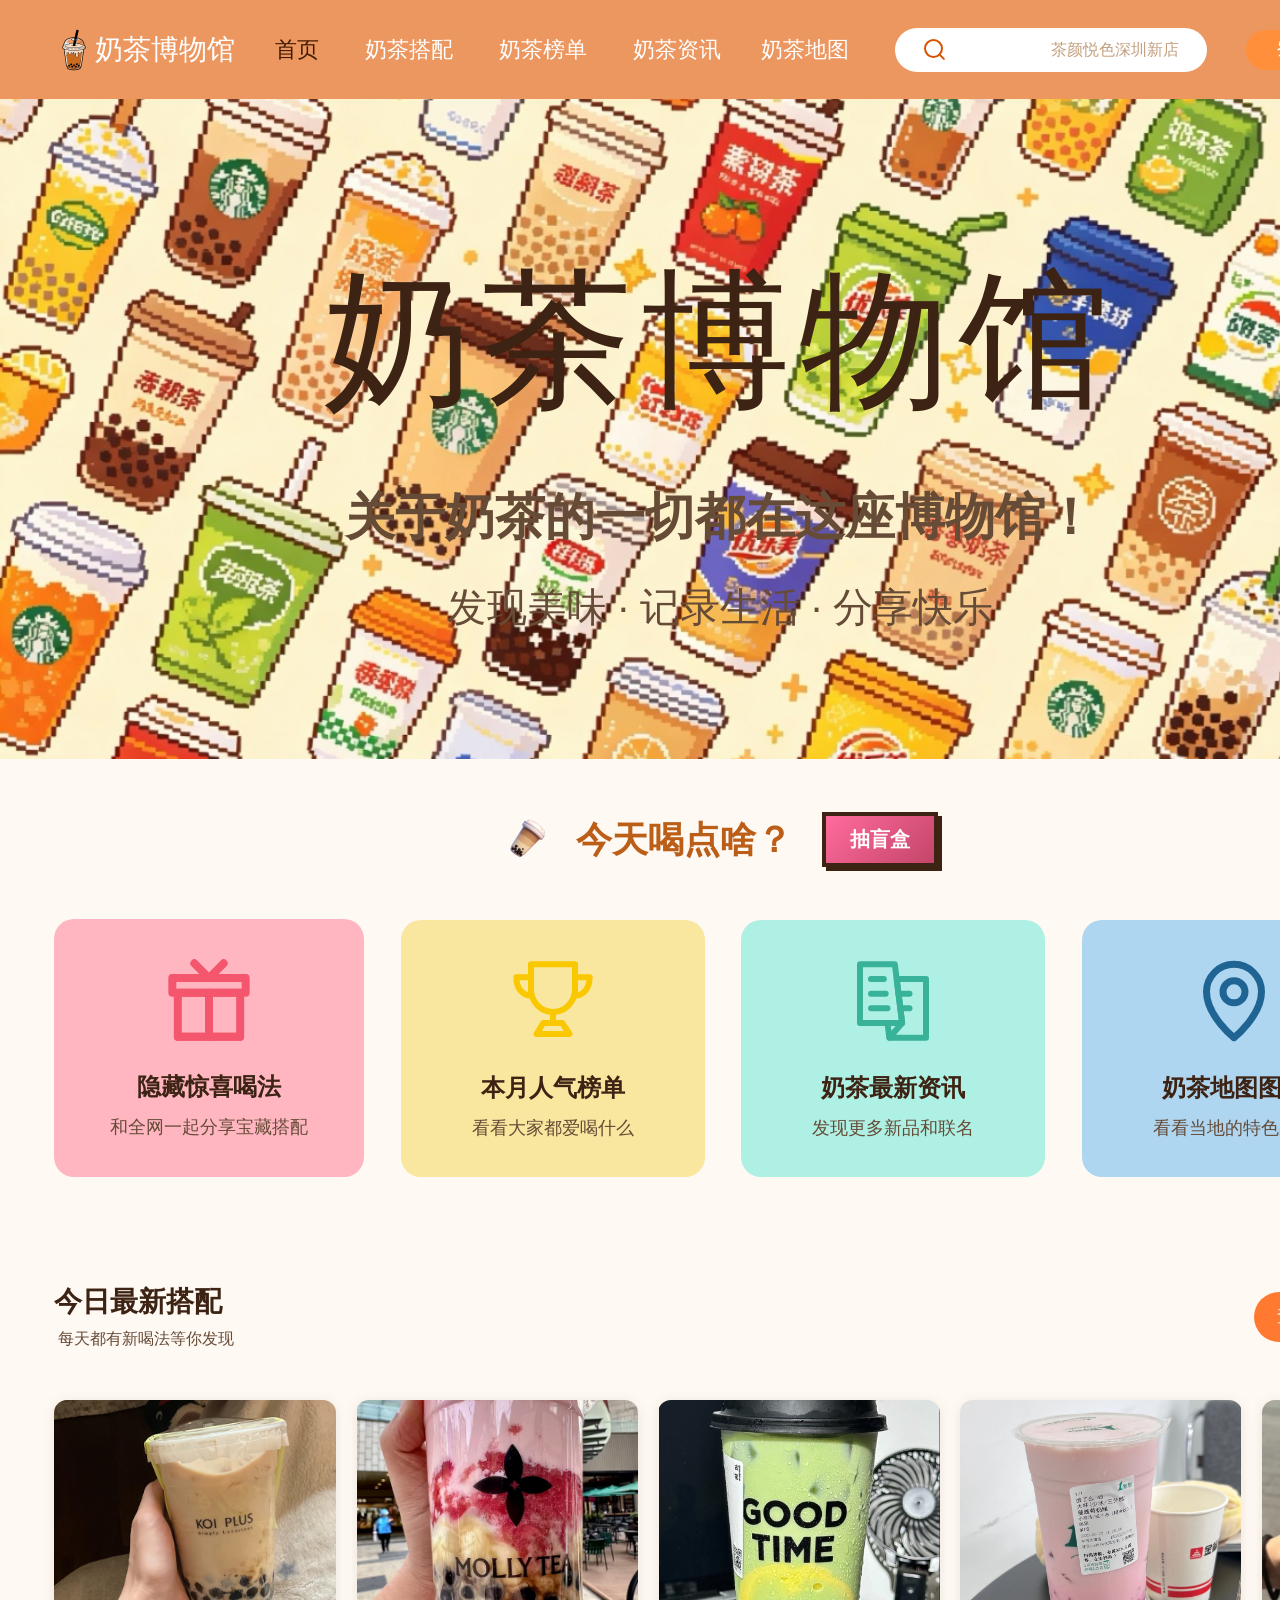
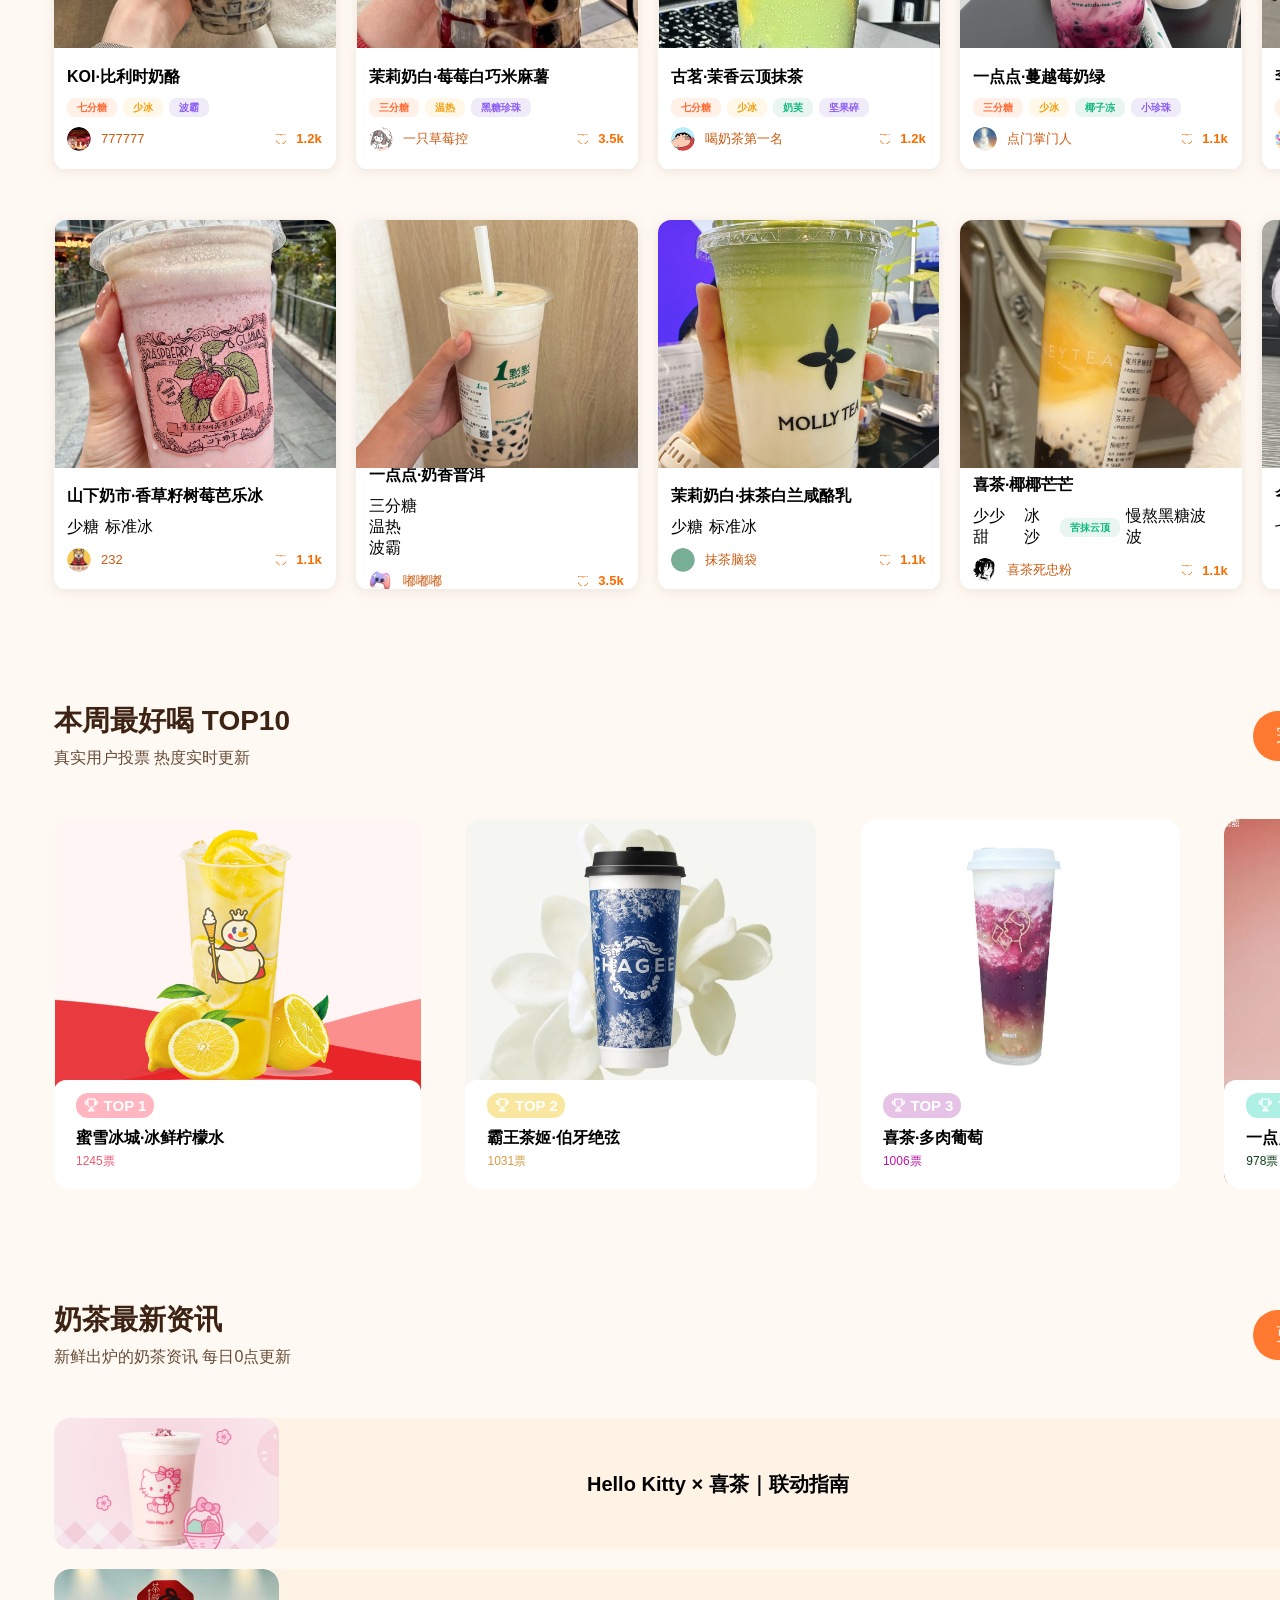
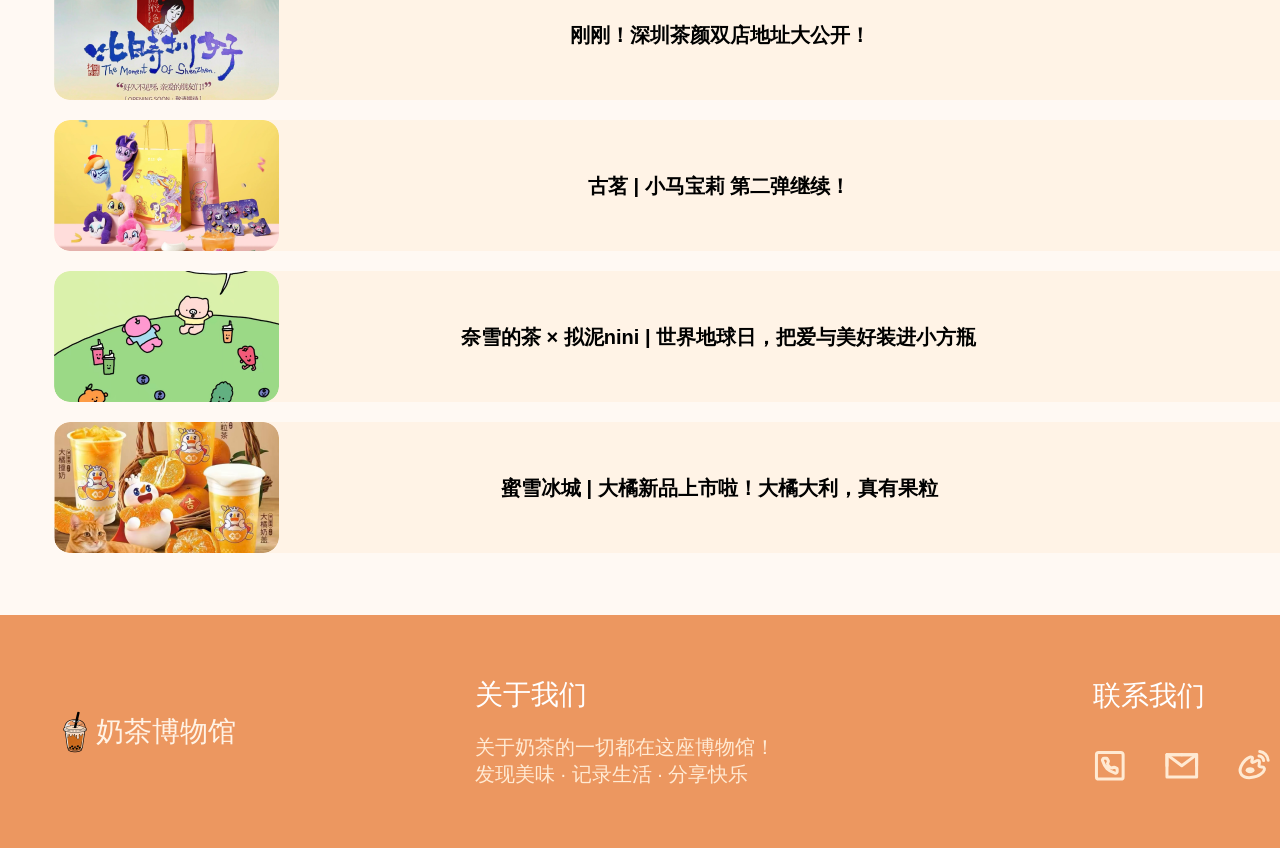
<file: project/index.html>
<!doctype html>
<html lang="zh-CN">
  <head>
    <meta charset="UTF-8" />
    <meta name="viewport" content="width=device-width, initial-scale=1.0" />
    <title>奶茶博物馆 - 首页</title>
    <link rel="stylesheet" href="./static/css/common.css" />
    <link rel="stylesheet" href="./static/css/home.css" />
  </head>
  <body>
    <div class="frame18 page-root">
      <div class="frame9">
        <div class="frame1">
          <div class="frame3">
            <img
              src="./static/images/mou9e3rr-ir30nso.png"
              class="frame"
              alt="奶茶博物馆"
            />
            <p class="text">奶茶博物馆</p>
          </div>
          <div class="frame5">
            <a class="text2" href="./index.html">首页&nbsp;</a>
            <a class="text3" href="./pairing.html">奶茶搭配&nbsp;</a>
            <a class="text3" href="./ranking.html">奶茶榜单&nbsp;</a>
            <a class="text3" href="./news.html">奶茶资讯</a>
            <a class="text3" href="./map.html">奶茶地图&nbsp;</a>
          </div>
          <div class="frame4">
            <img
              src="./static/images/mou9e3r0-au2v2zb.svg"
              class="frame2"
              alt=""
            />
            <p class="text4">茶颜悦色深圳新店</p>
          </div>
          <div class="frame39">
            <p class="text5">登录 / 注册</p>
          </div>
        </div>
        <p class="text6">奶茶博物馆</p>
        <p class="text9">
          <span class="text7">
            关于奶茶的一切都在这座博物馆！
            <br />
          </span>
          <span class="text8">发现美味 · 记录生活 · 分享快乐</span>
        </p>
      </div>

      <div class="frame22">
        <div class="frame23">
          <img
            src="./static/images/mou9e3rs-g0ehoax.png"
            class="frame6"
            alt=""
          />
          <p class="text10">今天喝点啥？</p>
          <button class="pixel-btn gacha-btn" id="openGacha">抽盲盒</button>
        </div>
        <div class="frame21">
          <a class="frame19" href="./pairing.html" id="openUpload" style="text-decoration:none;">
            <img
              src="./static/images/mou9e3r0-ro0wm87.svg"
              class="frame7"
              alt=""
            />
            <div class="frame14">
              <p class="text11">隐藏惊喜喝法</p>
              <p class="text12">和全网一起分享宝藏搭配</p>
            </div>
          </a>
          <a class="frame192" href="./ranking.html" style="text-decoration:none;">
            <img
              src="./static/images/mou9e3r0-katkjew.svg"
              class="frame7"
              alt=""
            />
            <div class="frame142">
              <p class="text11">本月人气榜单</p>
              <p class="text13">看看大家都爱喝什么</p>
            </div>
          </a>
          <a class="frame193" href="./news.html" style="text-decoration:none;">
            <img
              src="./static/images/mou9e3r1-4eaf8d6.svg"
              class="frame7"
              alt=""
            />
            <div class="frame142">
              <p class="text11">奶茶最新资讯</p>
              <p class="text13">发现更多新品和联名</p>
            </div>
          </a>
          <a class="frame194" href="./map.html">
            <img
              src="./static/images/mou9e3r1-6fqzxvb.svg"
              class="frame7"
              alt=""
            />
            <div class="frame142">
              <p class="text11">奶茶地图图鉴</p>
              <p class="text13">看看当地的特色品牌</p>
            </div>
          </a>
        </div>
      </div>

      <div class="frame422">
        <div class="frame41">
          <div class="frame36">
            <p class="text14">今日最新搭配</p>
            <p class="text15">&nbsp;每天都有新喝法等你发现</p>
          </div>
          <a class="frame40" href="./pairing.html" style="text-decoration:none;">
            <p class="text16">查看全部</p>
            <img src="./static/images/mou9e3r1-7eg7drt.svg" class="frame8" alt="" />
          </a>
        </div>

        <div class="frame38">
          <div class="frame24">
            <div class="frame26">
              <div class="frame31">
                <p class="text17">KOI·比利时奶酪</p>
                <div class="frame302">
                  <div class="frame27"><p class="text18">七分糖</p></div>
                  <div class="frame30"><p class="text19">少冰</p></div>
                  <div class="frame28"><p class="text20">波霸</p></div>
                </div>
              </div>
              <div class="frame35">
                <div class="frame34">
                  <img
                    src="./static/images/mou9e3rs-j0if8y2.png"
                    class="frame32"
                    alt=""
                  />
                  <p class="text21">777777</p>
                </div>
                <div class="frame33">
                  <img
                    src="./static/images/mou9e3r1-gbikfig.svg"
                    class="frame10"
                    alt=""
                  />
                  <p class="a12K">1.2k</p>
                </div>
              </div>
            </div>
          </div>

          <div class="frame37">
            <div class="frame262">
              <div class="frame312">
                <p class="text17">茉莉奶白·莓莓白巧米麻薯</p>
                <div class="frame302">
                  <div class="frame27"><p class="text18">三分糖</p></div>
                  <div class="frame30"><p class="text19">温热</p></div>
                  <div class="frame28"><p class="text20">黑糖珍珠</p></div>
                </div>
              </div>
              <div class="frame35">
                <div class="frame34">
                  <img
                    src="./static/images/mou9e3rs-53yutl6.png"
                    class="frame32"
                    alt=""
                  />
                  <p class="text21">一只草莓控</p>
                </div>
                <div class="frame33">
                  <img
                    src="./static/images/mou9e3r1-gbikfig.svg"
                    class="frame10"
                    alt=""
                  />
                  <p class="a12K">3.5k</p>
                </div>
              </div>
            </div>
          </div>

          <div class="frame242">
            <div class="frame263">
              <div class="frame313">
                <p class="text17">古茗·茉香云顶抹茶</p>
                <div class="frame303">
                  <div class="frame27"><p class="text18">七分糖</p></div>
                  <div class="frame30"><p class="text19">少冰</p></div>
                  <div class="frame29"><p class="text22">奶芙</p></div>
                  <div class="frame28"><p class="text20">坚果碎</p></div>
                </div>
              </div>
              <div class="frame35">
                <div class="frame34">
                  <img
                    src="./static/images/mou9e3rs-j7ljwqj.png"
                    class="frame32"
                    alt=""
                  />
                  <p class="text21">喝奶茶第一名</p>
                </div>
                <div class="frame33">
                  <img
                    src="./static/images/mou9e3r1-gbikfig.svg"
                    class="frame10"
                    alt=""
                  />
                  <p class="a12K">1.2k</p>
                </div>
              </div>
            </div>
          </div>

          <div class="frame25">
            <div class="frame264">
              <div class="frame314">
                <p class="text17">一点点·蔓越莓奶绿</p>
                <div class="frame303">
                  <div class="frame27"><p class="text18">三分糖</p></div>
                  <div class="frame30"><p class="text19">少冰</p></div>
                  <div class="frame29"><p class="text22">椰子冻</p></div>
                  <div class="frame28"><p class="text20">小珍珠</p></div>
                </div>
              </div>
              <div class="frame35">
                <div class="frame34">
                  <img
                    src="./static/images/mou9e3rs-10gggo0.png"
                    class="frame32"
                    alt=""
                  />
                  <p class="text21">点门掌门人</p>
                </div>
                <div class="frame33">
                  <img
                    src="./static/images/mou9e3r1-gbikfig.svg"
                    class="frame10"
                    alt=""
                  />
                  <p class="a12K">1.1k</p>
                </div>
              </div>
            </div>
          </div>

          <div class="frame392">
            <div class="frame265">
              <div class="frame315">
                <p class="text17">李山山茶事·陌上青提</p>
                <div class="frame304">
                  <div class="frame27"><p class="text18">少糖</p></div>
                  <div class="frame30"><p class="text19">标准冰</p></div>
                </div>
              </div>
              <div class="frame35">
                <div class="frame34">
                  <img
                    src="./static/images/mou9e3rs-e55w3os.png"
                    class="frame32"
                    alt=""
                  />
                  <p class="text21">aurora</p>
                </div>
                <div class="frame33">
                  <img
                    src="./static/images/mou9e3r1-gbikfig.svg"
                    class="frame10"
                    alt=""
                  />
                  <p class="a12K">1.1k</p>
                </div>
              </div>
            </div>
          </div>
        </div>

        <div class="frame42">
          <div class="frame382">
            <div class="frame266">
              <div class="frame316">
                <p class="text17">山下奶市·香草籽树莓芭乐冰</p>
                <div class="frame304">
                  <div class="frame27"><p class="text18">少糖</p></div>
                  <div class="frame30"><p class="text19">标准冰</p></div>
                </div>
              </div>
              <div class="frame35">
                <div class="frame34">
                  <img
                    src="./static/images/mou9e3rs-vuv4kdr.png"
                    class="frame32"
                    alt=""
                  />
                  <p class="text21">232</p>
                </div>
                <div class="frame33">
                  <img
                    src="./static/images/mou9e3r1-j61w7o8.svg"
                    class="frame10"
                    alt=""
                  />
                  <p class="a12K">1.1k</p>
                </div>
              </div>
            </div>
          </div>

          <div class="frame372">
            <div class="frame26">
              <div class="frame31">
                <p class="text17">一点点·奶香普洱</p>
                <div class="frame302">
                  <div class="frame27"><p class="text18">三分糖</p></div>
                  <div class="frame30"><p class="text19">温热</p></div>
                  <div class="frame28"><p class="text20">波霸</p></div>
                </div>
              </div>
              <div class="frame35">
                <div class="frame34">
                  <img
                    src="./static/images/mou9e3rs-14oj6wk.png"
                    class="frame32"
                    alt=""
                  />
                  <p class="text21">嘟嘟嘟</p>
                </div>
                <div class="frame33">
                  <img
                    src="./static/images/mou9e3r1-j61w7o8.svg"
                    class="frame10"
                    alt=""
                  />
                  <p class="a12K">3.5k</p>
                </div>
              </div>
            </div>
          </div>

          <div class="frame383">
            <div class="frame267">
              <div class="frame317">
                <p class="text17">茉莉奶白·抹茶白兰咸酪乳</p>
                <div class="frame304">
                  <div class="frame27"><p class="text18">少糖</p></div>
                  <div class="frame30"><p class="text19">标准冰</p></div>
                </div>
              </div>
              <div class="frame35">
                <div class="frame34">
                  <img
                    src="./static/images/mou9e3rs-wnor2rv.png"
                    class="frame32"
                    alt=""
                  />
                  <p class="text21">抹茶脑袋</p>
                </div>
                <div class="frame33">
                  <img
                    src="./static/images/mou9e3r1-j61w7o8.svg"
                    class="frame10"
                    alt=""
                  />
                  <p class="a12K">1.1k</p>
                </div>
              </div>
            </div>
          </div>

          <div class="frame252">
            <div class="frame268">
              <div class="frame318">
                <p class="text17">喜茶·椰椰芒芒</p>
                <div class="frame303">
                  <div class="frame27"><p class="text18">少少甜</p></div>
                  <div class="frame30"><p class="text19">冰沙</p></div>
                  <div class="frame29"><p class="text22">苦抹云顶</p></div>
                  <div class="frame28"><p class="text20">慢熬黑糖波波</p></div>
                </div>
              </div>
              <div class="frame35">
                <div class="frame34">
                  <img
                    src="./static/images/mou9e3rs-8os0phf.png"
                    class="frame32"
                    alt=""
                  />
                  <p class="text21">喜茶死忠粉</p>
                </div>
                <div class="frame33">
                  <img
                    src="./static/images/mou9e3r1-j61w7o8.svg"
                    class="frame10"
                    alt=""
                  />
                  <p class="a12K">1.1k</p>
                </div>
              </div>
            </div>
          </div>

          <div class="frame393">
            <div class="frame263">
              <div class="frame313">
                <p class="text17">爷爷不泡茶·兰香青柠</p>
                <div class="frame303">
                  <div class="frame27"><p class="text18">七分糖</p></div>
                  <div class="frame30"><p class="text19">少冰</p></div>
                  <div class="frame29"><p class="text22">奶芙</p></div>
                  <div class="frame28"><p class="text20">坚果碎</p></div>
                </div>
              </div>
              <div class="frame35">
                <div class="frame34">
                  <img
                    src="./static/images/mou9e3rs-yxvwycn.png"
                    class="frame32"
                    alt=""
                  />
                  <p class="text21">奶茶大王</p>
                </div>
                <div class="frame33">
                  <img
                    src="./static/images/mou9e3r1-j61w7o8.svg"
                    class="frame10"
                    alt=""
                  />
                  <p class="a12K">1.2k</p>
                </div>
              </div>
            </div>
          </div>
        </div>
      </div>

      <div class="frame423">
        <div class="frame412">
          <div class="frame362">
            <p class="text23">本周最好喝 TOP10</p>
            <p class="text15">真实用户投票 热度实时更新</p>
          </div>
          <a class="frame40" href="./ranking.html" style="text-decoration:none;">
            <p class="text16">完整榜单</p>
            <img src="./static/images/mou9e3r1-7eg7drt.svg" class="frame8" alt="" />
          </a>
        </div>
        <div class="frame384">
          <div class="frame44">
            <div class="frame49">
              <div class="frame272">
                <img
                  src="./static/images/mou9e3r1-j2gttry.svg"
                  class="frame11"
                  alt=""
                />
                <p class="tOp1">TOP 1</p>
              </div>
              <div class="frame48">
                <p class="text24">蜜雪冰城·冰鲜柠檬水</p>
                <p class="text25">1245票</p>
              </div>
            </div>
          </div>

          <div class="frame45">
            <div class="frame492">
              <div class="frame273">
                <img
                  src="./static/images/mou9e3r1-azsvn2r.svg"
                  class="frame11"
                  alt=""
                />
                <p class="tOp1">TOP 2</p>
              </div>
              <div class="frame482">
                <p class="text24">霸王茶姬·伯牙绝弦</p>
                <p class="text26">1031票</p>
              </div>
            </div>
          </div>

          <div class="frame46">
            <div class="frame493">
              <div class="frame274">
                <img
                  src="./static/images/mou9e3r1-84nvycv.svg"
                  class="frame11"
                  alt=""
                />
                <p class="tOp1">TOP 3</p>
              </div>
              <div class="frame483">
                <p class="text24">喜茶·多肉葡萄</p>
                <p class="text27">1006票</p>
              </div>
            </div>
          </div>

          <div class="frame47">
            <div class="frame494">
              <div class="frame275">
                <img
                  src="./static/images/mou9e3r1-2zrfhy1.svg"
                  class="frame11"
                  alt=""
                />
                <p class="tOp1">TOP 4</p>
              </div>
              <div class="frame484">
                <p class="text24">一点点·山楂奶绿</p>
                <p class="text28">978票</p>
              </div>
            </div>
          </div>
        </div>
      </div>

      <div class="frame542">
        <div class="frame412">
          <div class="frame362">
            <p class="text23">奶茶最新资讯</p>
            <p class="text15">新鲜出炉的奶茶资讯 每日0点更新</p>
          </div>
          <a class="frame40" href="./news.html" style="text-decoration:none;">
            <p class="text16">更多资讯</p>
            <img src="./static/images/mou9e3r1-7eg7drt.svg" class="frame8" alt="" />
          </a>
        </div>

        <div class="frame532">
          <div class="frame50">
            <img
              src="./static/images/mou9e3rs-kcqn2ub.png"
              class="frame51"
              alt=""
            />
            <p class="text29">Hello Kitty × 喜茶｜联动指南</p>
            <img src="./static/images/mou9e3r1-zphrvsw.svg" class="frame12" alt="" />
          </div>

          <div class="frame512">
            <img
              src="./static/images/mou9e3rs-ebkd7zm.png"
              class="frame51"
              alt=""
            />
            <p class="text30">刚刚！深圳茶颜双店地址大公开！</p>
            <img src="./static/images/mou9e3r1-zphrvsw.svg" class="frame13" alt="" />
          </div>

          <div class="frame52">
            <img
              src="./static/images/mou9e3rs-cd2xo8x.png"
              class="frame51"
              alt=""
            />
            <p class="text31">古茗 | 小马宝莉 第二弹继续！</p>
            <img src="./static/images/mou9e3r1-zphrvsw.svg" class="frame12" alt="" />
          </div>

          <div class="frame53">
            <img
              src="./static/images/mou9e3rs-z16xou0.png"
              class="frame51"
              alt=""
            />
            <p class="text32">
              奈雪的茶 × 拟泥nini | 世界地球日，把爱与美好装进小方瓶
            </p>
            <img src="./static/images/mou9e3r1-zphrvsw.svg" class="frame15" alt="" />
          </div>

          <div class="frame54">
            <img
              src="./static/images/mou9e3rs-nuld6hs.png"
              class="frame51"
              alt=""
            />
            <p class="text33">
              蜜雪冰城 | 大橘新品上市啦！大橘大利，真有果粒
            </p>
            <img src="./static/images/mou9e3r1-zphrvsw.svg" class="frame16" alt="" />
          </div>
        </div>
      </div>

      <div class="frame442">
        <div class="frame310">
          <img
            src="./static/images/mou9e3rr-ir30nso.png"
            class="frame"
            alt="奶茶博物馆"
          />
          <p class="text34">奶茶博物馆</p>
        </div>
        <div class="frame57">
          <p class="text35">关于我们</p>
          <p class="text36">
            关于奶茶的一切都在这座博物馆！
            <br />
            发现美味 · 记录生活 · 分享快乐
          </p>
        </div>
        <div class="frame58">
          <p class="text35">联系我们</p>
          <div class="frame56">
            <img src="./static/images/mou9e3r1-2b4t9te.svg" class="frame17" alt="" />
            <img src="./static/images/mou9e3r1-4vmdcwg.svg" class="frame17" alt="" />
            <img src="./static/images/mou9e3r1-7z5ee9b.svg" class="frame17" alt="" />
            <img src="./static/images/mou9e3r1-d21x72i.svg" class="frame17" alt="" />
          </div>
        </div>
      </div>
    </div>

    <!-- 盲盒弹窗 -->
    <div class="gacha-overlay" id="gachaOverlay">
      <div class="gacha-modal">
        <div class="gacha-header">
          <span class="gacha-title">今日奶茶盲盒</span>
          <button class="gacha-close" id="closeGacha">X</button>
        </div>
        <div class="gacha-content">
          <div class="gacha-box" id="gachaBox">
            <div class="gacha-box-inner">
              <div class="gacha-question">?</div>
            </div>
          </div>
          <button class="pixel-btn draw-btn" id="drawBtn">开始抽取</button>
          <div class="result-card" id="resultCard" style="display:none;">
            <div class="result-header">今日你的奶茶是</div>
            <div class="result-name" id="resultName"></div>
            <div class="result-details" id="resultDetails"></div>
            <div class="result-tags" id="resultTags"></div>
            <div class="result-comment" id="resultComment"></div>
          </div>
        </div>
      </div>
    </div>

    <!-- 上传弹窗 -->
    <div class="gacha-overlay" id="uploadOverlay">
      <div class="gacha-modal upload-modal">
        <div class="gacha-header">
          <span class="gacha-title">发布奶茶喝法</span>
          <button class="gacha-close" id="closeUpload">X</button>
        </div>
        <div class="upload-content">
          <div class="upload-row">
            <label>奶茶品牌</label>
            <input type="text" id="inputBrand" placeholder="如：喜茶、古茗" />
          </div>
          <div class="upload-row">
            <label>奶茶名称</label>
            <input type="text" id="inputName" placeholder="如：杨枝甘露" />
          </div>
          <div class="upload-row">
            <label>喝法标签</label>
            <div class="tag-grid" id="tagGrid">
              <span class="tag-option" data-tag="少冰">少冰</span>
              <span class="tag-option" data-tag="标准冰">标准冰</span>
              <span class="tag-option" data-tag="去冰">去冰</span>
              <span class="tag-option" data-tag="七分糖">七分糖</span>
              <span class="tag-option" data-tag="三分糖">三分糖</span>
              <span class="tag-option" data-tag="五分糖">五分糖</span>
              <span class="tag-option" data-tag="正常糖">正常糖</span>
              <span class="tag-option" data-tag="波霸">波霸</span>
              <span class="tag-option" data-tag="珍珠">珍珠</span>
              <span class="tag-option" data-tag="椰果">椰果</span>
              <span class="tag-option" data-tag="芋圆">芋圆</span>
              <span class="tag-option" data-tag="布丁">布丁</span>
              <span class="tag-option" data-tag="奶盖">奶盖</span>
              <span class="tag-option" data-tag="奶芙">奶芙</span>
            </div>
          </div>
          <div class="upload-row">
            <label>上传图片</label>
            <div class="img-upload-box" id="imgUploadBox">
              <input type="file" id="inputImage" accept="image/*" />
              <div class="img-preview" id="imgPreview"></div>
            </div>
          </div>
          <div class="upload-row">
            <label>用户头像</label>
            <div class="avatar-upload-box" id="avatarUploadBox">
              <input type="file" id="inputAvatar" accept="image/*" />
              <div class="avatar-preview" id="avatarPreview">
                <span>点击上传头像</span>
              </div>
            </div>
          </div>
          <div class="upload-row">
            <label>用户名</label>
            <input type="text" id="inputUsername" placeholder="给自己取个昵称" />
          </div>
          <button class="pixel-btn upload-submit" id="submitPost">一键上传</button>
        </div>
      </div>
    </div>

    <script>
      const gachaData = {
        names: [
          "芋泥波波奶茶", "杨枝甘露", "珍珠奶盖绿茶", "茉莉奶绿", "血糯米奶茶",
          "芝芝莓莓", "椰椰拿铁", "抹茶红豆冰", "桂花乌龙鲜奶", "焦糖布丁奶茶",
          "燕麦芋泥", "柠檬绿茶", "芒果西米露", "红豆薏米奶茶", "茉莉花茶冻",
          "榛果拿铁", "杨梅气泡饮", "葡萄柚绿", "黑糖脏脏", "杏仁豆腐奶茶"
        ],
        sugar: ["零糖", "三分糖", "五分糖", "七分糖", "少糖", "正常糖"],
        ice: ["去冰", "少冰", "标准冰", "常温", "热饮", "温热"],
        toppings: [
          "波霸", "珍珠", "椰果", "芋圆", "布丁", "奶盖", "奶芙", "西米露",
          "红豆", "燕麦", "奥利奥", "坚果碎", "椰丝", "芝士", "冻冻"
        ],
        comments: [
          "今日最佳选择！", "这杯真的绝了！", "宝藏喝法快收藏！",
          "喝完心情美美哒~", "隔壁小孩都馋哭了！", "店员看了都说懂行！",
          "明天还要来一杯！", "绝绝子！YYDS！", "这波赢麻了！"
        ]
      };

      const overlay = document.getElementById('gachaOverlay');
      const openBtn = document.getElementById('openGacha');
      const closeBtn = document.getElementById('closeGacha');
      const drawBtn = document.getElementById('drawBtn');
      const gachaBox = document.getElementById('gachaBox');
      const resultCard = document.getElementById('resultCard');

      function random(arr) {
        return arr[Math.floor(Math.random() * arr.length)];
      }

      function generateResult() {
        const name = random(gachaData.names);
        const sugar = random(gachaData.sugar);
        const ice = random(gachaData.ice);
        const topping1 = random(gachaData.toppings);
        let toppings = [topping1];
        if (Math.random() > 0.5) {
          toppings.push(random(gachaData.toppings.filter(t => t !== topping1)));
        }
        const comment = random(gachaData.comments);

        return { name, sugar, ice, toppings, comment };
      }

      function renderResult(result) {
        document.getElementById('resultName').textContent = result.name;
        document.getElementById('resultDetails').innerHTML =
          '<span class="tag">' + result.sugar + '</span>' +
          '<span class="tag">' + result.ice + '</span>' +
          '<span class="tag">' + result.toppings.join('+') + '</span>';
        document.getElementById('resultComment').textContent = result.comment;
      }

      function openModal() {
        overlay.classList.add('active');
        gachaBox.style.display = 'block';
        resultCard.style.display = 'none';
        drawBtn.style.display = 'inline-block';
      }

      function closeModal() {
        overlay.classList.remove('active');
      }

      function draw() {
        gachaBox.classList.add('spinning');
        drawBtn.style.display = 'none';

        setTimeout(() => {
          gachaBox.classList.remove('spinning');
          gachaBox.style.display = 'none';
          resultCard.style.display = 'block';
          renderResult(generateResult());
        }, 1500);
      }

      openBtn.addEventListener('click', openModal);
      closeBtn.addEventListener('click', closeModal);
      overlay.addEventListener('click', (e) => {
        if (e.target === overlay) closeModal();
      });
      drawBtn.addEventListener('click', draw);

      // 上传弹窗逻辑
      const uploadOverlay = document.getElementById('uploadOverlay');
      const openUploadBtn = document.getElementById('openUpload');
      const closeUploadBtn = document.getElementById('closeUpload');
      const tagGrid = document.getElementById('tagGrid');
      const inputImage = document.getElementById('inputImage');
      const imgPreview = document.getElementById('imgPreview');
      const inputAvatar = document.getElementById('inputAvatar');
      const avatarPreview = document.getElementById('avatarPreview');
      const submitBtn = document.getElementById('submitPost');

      let selectedTags = [];
      let imageData = '';
      let avatarData = '';

      openUploadBtn.addEventListener('click', (e) => {
        e.preventDefault();
        uploadOverlay.classList.add('active');
      });

      closeUploadBtn.addEventListener('click', () => {
        uploadOverlay.classList.remove('active');
      });

      uploadOverlay.addEventListener('click', (e) => {
        if (e.target === uploadOverlay) uploadOverlay.classList.remove('active');
      });

      tagGrid.addEventListener('click', (e) => {
        if (e.target.classList.contains('tag-option')) {
          e.target.classList.toggle('selected');
          const tag = e.target.dataset.tag;
          if (selectedTags.includes(tag)) {
            selectedTags = selectedTags.filter(t => t !== tag);
          } else {
            selectedTags.push(tag);
          }
        }
      });

      inputImage.addEventListener('change', (e) => {
        const file = e.target.files[0];
        if (file) {
          const reader = new FileReader();
          reader.onload = (ev) => {
            imageData = ev.target.result;
            imgPreview.innerHTML = '<img src="' + imageData + '" />';
          };
          reader.readAsDataURL(file);
        }
      });

      inputAvatar.addEventListener('change', (e) => {
        const file = e.target.files[0];
        if (file) {
          const reader = new FileReader();
          reader.onload = (ev) => {
            avatarData = ev.target.result;
            avatarPreview.innerHTML = '<img src="' + avatarData + '" />';
          };
          reader.readAsDataURL(file);
        }
      });

      submitBtn.addEventListener('click', () => {
        const brand = document.getElementById('inputBrand').value.trim();
        const name = document.getElementById('inputName').value.trim();
        const username = document.getElementById('inputUsername').value.trim();

        if (!brand || !name || !username) {
          alert('请填写品牌、奶茶名称和用户名');
          return;
        }

        if (!imageData) {
          alert('请上传奶茶图片');
          return;
        }

        const post = {
          id: Date.now(),
          brand,
          name,
          tags: selectedTags,
          image: imageData,
          avatar: avatarData || '',
          username,
          timestamp: new Date().toLocaleString()
        };

        let posts = JSON.parse(localStorage.getItem('userPosts') || '[]');
        posts.unshift(post);
        localStorage.setItem('userPosts', JSON.stringify(posts));

        // 重置表单
        document.getElementById('inputBrand').value = '';
        document.getElementById('inputName').value = '';
        document.getElementById('inputUsername').value = '';
        selectedTags = [];
        document.querySelectorAll('.tag-option').forEach(el => el.classList.remove('selected'));
        imageData = '';
        avatarData = '';
        imgPreview.innerHTML = '';
        avatarPreview.innerHTML = '<span>点击上传头像</span>';
        uploadOverlay.classList.remove('active');
        alert('发布成功！');
      });
    </script>
  </body>
</html>
</file>
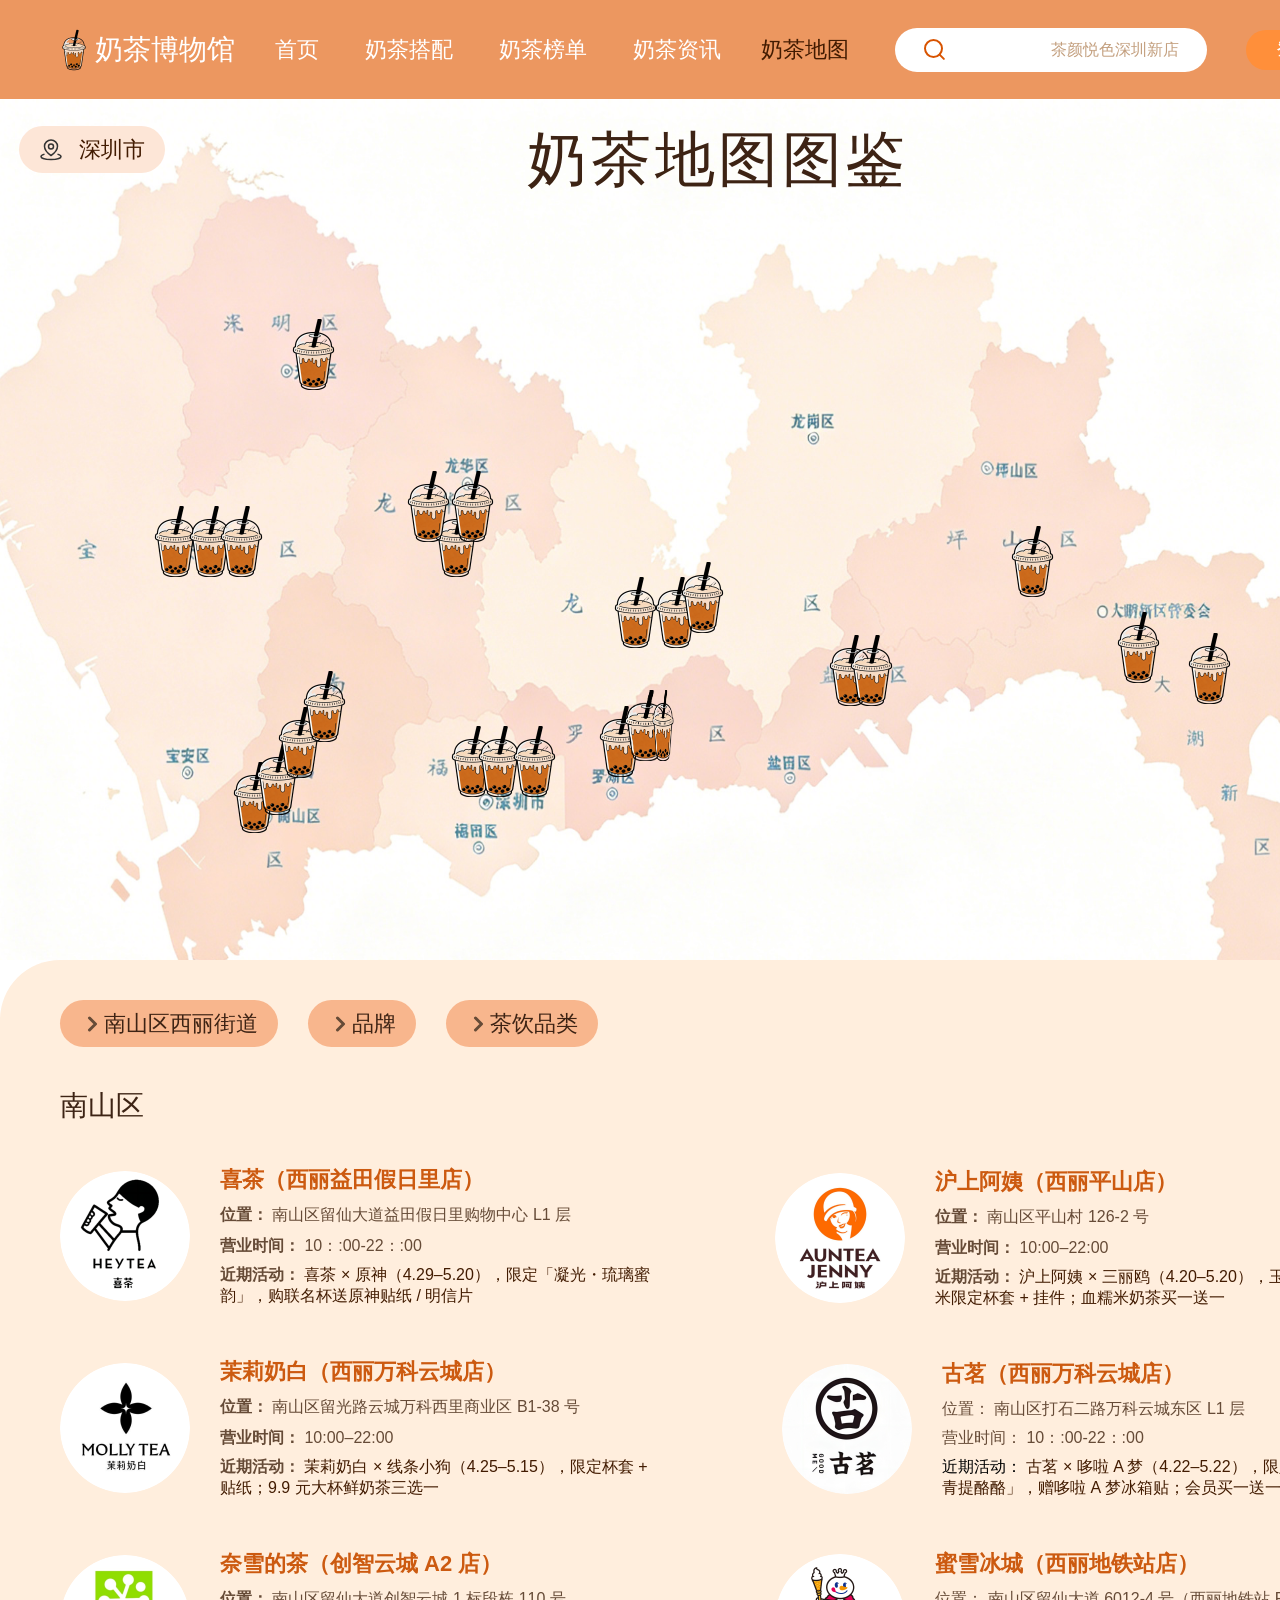
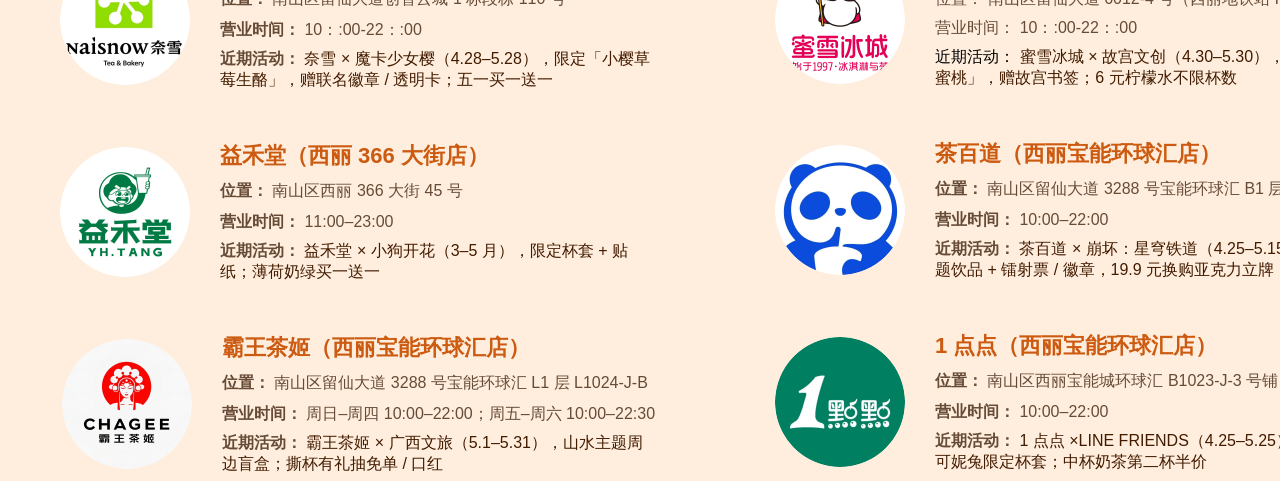
<file: project/map.html>
<!doctype html>
<html lang="zh-CN">
  <head>
    <meta charset="UTF-8" />
    <meta name="viewport" content="width=device-width, initial-scale=1.0" />
    <title>奶茶博物馆 - 奶茶地图</title>
    <link rel="stylesheet" href="./static/css/common.css" />
    <link rel="stylesheet" href="./static/css/map.css" />
  </head>
  <body>
    <div class="frame10 page-root">
      <div class="frame6">
        <div class="frame3">
          <img
            src="./static/images/mou9e9di-x9rffmy.png"
            class="frame"
            alt="奶茶博物馆"
          />
          <p class="text">奶茶博物馆</p>
        </div>
        <div class="frame5">
          <a class="text2" href="./index.html">首页&nbsp;</a>
          <a class="text2" href="./pairing.html">奶茶搭配&nbsp;</a>
          <a class="text2" href="./ranking.html">奶茶榜单&nbsp;</a>
          <a class="text2" href="./news.html">奶茶资讯</a>
          <a class="text3" href="./map.html">奶茶地图&nbsp;</a>
        </div>
        <div class="frame4">
          <img src="./static/images/mou9e9d8-y1e0ui4.svg" class="frame2" alt="" />
          <p class="text4">茶颜悦色深圳新店</p>
        </div>
        <div class="frame39">
          <p class="text5">登录 / 注册</p>
        </div>
      </div>

      <div class="frame64">
        <div class="autoWrapper">
          <div class="frame62">
            <img src="./static/images/mou9e9d8-3zrnt2x.svg" class="frame2" alt="" />
            <p class="text3">深圳市</p>
          </div>
          <p class="text6">奶茶地图图鉴</p>
        </div>

        <div class="frame7">
          <div class="autoWrapper2">
            <img src="./static/images/mou9e9di-azvhsm5.png" class="frame67" alt="" />
            <img src="./static/images/mou9e9di-azvhsm5.png" class="frame69" alt="" />
            <img src="./static/images/mou9e9di-azvhsm5.png" class="frame70" alt="" />
          </div>
          <div class="autoWrapper4">
            <img src="./static/images/mou9e9di-azvhsm5.png" class="frame68" alt="" />
            <div class="autoWrapper3">
              <img src="./static/images/mou9e9di-azvhsm5.png" class="frame67" alt="" />
              <img src="./static/images/mou9e9di-azvhsm5.png" class="frame72" alt="" />
              <img src="./static/images/mou9e9di-azvhsm5.png" class="frame73" alt="" />
              <img src="./static/images/mou9e9di-azvhsm5.png" class="frame74" alt="" />
            </div>
          </div>
          <div class="autoWrapper7">
            <div class="autoWrapper5">
              <img src="./static/images/mou9e9di-azvhsm5.png" class="frame67" alt="" />
              <img src="./static/images/mou9e9di-azvhsm5.png" class="frame76" alt="" />
              <img src="./static/images/mou9e9di-azvhsm5.png" class="frame77" alt="" />
            </div>
            <div class="autoWrapper6">
              <img src="./static/images/mou9e9di-azvhsm5.png" class="frame67" alt="" />
              <img src="./static/images/mou9e9di-azvhsm5.png" class="frame83" alt="" />
              <img src="./static/images/mou9e9di-azvhsm5.png" class="frame84" alt="" />
            </div>
          </div>
          <div class="autoWrapper10">
            <div class="autoWrapper8">
              <img src="./static/images/mou9e9di-azvhsm5.png" class="frame67" alt="" />
              <img src="./static/images/mou9e9di-azvhsm5.png" class="frame79" alt="" />
              <img src="./static/images/mou9e9di-azvhsm5.png" class="frame80" alt="" />
            </div>
            <div class="autoWrapper9">
              <img src="./static/images/mou9e9di-azvhsm5.png" class="frame67" alt="" />
              <div class="frame82">
                <img
                  src="./static/images/mou9e9di-azvhsm5.png"
                  class="frame832"
                  alt=""
                />
              </div>
            </div>
          </div>
          <div class="autoWrapper11">
            <img src="./static/images/mou9e9di-azvhsm5.png" class="frame67" alt="" />
            <img src="./static/images/mou9e9di-azvhsm5.png" class="frame86" alt="" />
          </div>
          <img src="./static/images/mou9e9di-azvhsm5.png" class="frame66" alt="" />
          <img src="./static/images/mou9e9di-azvhsm5.png" class="frame87" alt="" />
          <img src="./static/images/mou9e9di-azvhsm5.png" class="frame88" alt="" />
        </div>
      </div>

      <div class="frame89">
        <div class="frame8">
          <div class="frame622">
            <img src="./static/images/mou9e9d8-s5xi971.svg" class="frame2" alt="" />
            <p class="text7">南山区西丽街道</p>
          </div>
          <div class="frame622">
            <img src="./static/images/mou9e9d8-s5xi971.svg" class="frame2" alt="" />
            <p class="text7">品牌</p>
          </div>
          <div class="frame622">
            <img src="./static/images/mou9e9d8-s5xi971.svg" class="frame2" alt="" />
            <p class="text7">茶饮品类</p>
          </div>
        </div>

        <p class="text8">南山区</p>

        <div class="frame104">
          <div class="frame98">
            <div class="frame92">
              <img src="./static/images/mou9e9di-0hmnj10.png" class="frame90" alt="" />
              <div class="frame91">
                <p class="text9">喜茶（西丽益田假日里店）</p>
                <p class="text12">
                  <span class="text10">位置：</span>
                  <span class="text11">南山区留仙大道益田假日里购物中心 L1 层</span>
                </p>
                <p class="text13">
                  <span class="text10">营业时间：</span>
                  <span class="text11">10：:00-22：:00</span>
                </p>
                <p class="text15">
                  <span class="text10">近期活动：</span>
                  <span class="text14">
                    喜茶 × 原神（4.29–5.20），限定「凝光・琉璃蜜韵」，购联名杯送原神贴纸 /
                    明信片
                  </span>
                </p>
              </div>
            </div>

            <div class="frame92">
              <img src="./static/images/mou9e9dj-cp6xnf5.png" class="frame90" alt="" />
              <div class="frame91">
                <p class="text9">茉莉奶白（西丽万科云城店）</p>
                <p class="text12">
                  <span class="text10">位置：</span>
                  <span class="text11">南山区留光路云城万科西里商业区 B1-38 号</span>
                </p>
                <p class="text13">
                  <span class="text10">营业时间：</span>
                  <span class="text11">10:00–22:00</span>
                </p>
                <p class="text15">
                  <span class="text10">近期活动：</span>
                  <span class="text14">
                    茉莉奶白 × 线条小狗（4.25–5.15），限定杯套 + 贴纸；9.9 元大杯鲜奶茶三选一
                  </span>
                </p>
              </div>
            </div>

            <div class="frame92">
              <img src="./static/images/mou9e9dj-x7tyod6.png" class="frame90" alt="" />
              <div class="frame91">
                <p class="text9">奈雪的茶（创智云城 A2 店）</p>
                <p class="text12">
                  <span class="text10">位置：</span>
                  <span class="text11">南山区留仙大道创智云城 1 标段栋 110 号</span>
                </p>
                <p class="text13">
                  <span class="text10">营业时间：</span>
                  <span class="text11">10：:00-22：:00</span>
                </p>
                <p class="text15">
                  <span class="text10">近期活动：</span>
                  <span class="text14">
                    奈雪 × 魔卡少女樱（4.28–5.28），限定「小樱草莓生酪」，赠联名徽章 / 透明卡；五一买一送一
                  </span>
                </p>
              </div>
            </div>

            <div class="frame92">
              <img src="./static/images/mou9e9dj-zg80ayo.png" class="frame90" alt="" />
              <div class="frame91">
                <p class="text9">益禾堂（西丽 366 大街店）</p>
                <p class="text12">
                  <span class="text10">位置：</span>
                  <span class="text11">南山区西丽 366 大街 45 号</span>
                </p>
                <p class="text13">
                  <span class="text10">营业时间：</span>
                  <span class="text11">11:00–23:00</span>
                </p>
                <p class="text15">
                  <span class="text10">近期活动：</span>
                  <span class="text14">
                    益禾堂 × 小狗开花（3–5 月），限定杯套 + 贴纸；薄荷奶绿买一送一
                  </span>
                </p>
              </div>
            </div>

            <div class="frame96">
              <div class="frame922">
                <img
                  src="./static/images/mou9e9dj-jw0l5wv.png"
                  class="frame90"
                  alt=""
                />
                <div class="frame91">
                  <p class="text9">霸王茶姬（西丽宝能环球汇店）</p>
                  <p class="text12">
                    <span class="text10">位置：</span>
                    <span class="text11">
                      南山区留仙大道 3288 号宝能环球汇 L1 层 L1024-J-B
                    </span>
                  </p>
                  <p class="text13">
                    <span class="text10">营业时间：</span>
                    <span class="text11">
                      周日–周四 10:00–22:00；周五–周六 10:00–22:30
                    </span>
                  </p>
                  <p class="text15">
                    <span class="text10">近期活动：</span>
                    <span class="text14">
                      霸王茶姬 × 广西文旅（5.1–5.31），山水主题周边盲盒；撕杯有礼抽免单 / 口红
                    </span>
                  </p>
                </div>
              </div>
            </div>
          </div>

          <div class="frame103">
            <div class="frame923">
              <img src="./static/images/mou9e9dj-eet9f45.png" class="frame90" alt="" />
              <div class="frame91">
                <p class="text9">沪上阿姨（西丽平山店）</p>
                <p class="text12">
                  <span class="text10">位置：</span>
                  <span class="text11">南山区平山村 126-2 号</span>
                </p>
                <p class="text13">
                  <span class="text10">营业时间：</span>
                  <span class="text11">10:00–22:00</span>
                </p>
                <p class="text15">
                  <span class="text10">近期活动：</span>
                  <span class="text14">
                    沪上阿姨 × 三丽鸥（4.20–5.20），玉桂狗 / 库洛米限定杯套 + 挂件；血糯米奶茶买一送一
                  </span>
                </p>
              </div>
            </div>

            <div class="frame924">
              <img src="./static/images/mou9e9dj-9k7zhmm.png" class="frame90" alt="" />
              <div class="frame912">
                <p class="text9">古茗（西丽万科云城店）</p>
                <p class="text13">
                  <span class="text10">位置：</span>
                  <span class="text11">南山区打石二路万科云城东区 L1 层</span>
                </p>
                <p class="text13">
                  <span class="text10">营业时间：</span>
                  <span class="text11">10：:00-22：:00</span>
                </p>
                <p class="text15">
                  <span class="text10">近期活动：</span>
                  <span class="text14">
                    古茗 × 哆啦 A 梦（4.22–5.22），限定「蓝胖子青提酪酪」，赠哆啦 A 梦冰箱贴；会员买一送一
                  </span>
                </p>
              </div>
            </div>

            <div class="frame925">
              <img src="./static/images/mou9e9dj-cmr0rwa.png" class="frame90" alt="" />
              <div class="frame912">
                <p class="text9">蜜雪冰城（西丽地铁站店）</p>
                <p class="text13">
                  <span class="text10">位置：</span>
                  <span class="text11">
                    南山区留仙大道 6012-4 号（西丽地铁站 F 口前 20 米）
                  </span>
                </p>
                <p class="text13">
                  <span class="text10">营业时间：</span>
                  <span class="text11">10：:00-22：:00</span>
                </p>
                <p class="text15">
                  <span class="text10">近期活动：</span>
                  <span class="text14">
                    蜜雪冰城 × 故宫文创（4.30–5.30），限定「宫韵蜜桃」，赠故宫书签；6 元柠檬水不限杯数
                  </span>
                </p>
              </div>
            </div>

            <div class="frame923">
              <img src="./static/images/mou9e9dj-6zbhx6g.png" class="frame90" alt="" />
              <div class="frame91">
                <p class="text9">茶百道（西丽宝能环球汇店）</p>
                <p class="text12">
                  <span class="text10">位置：</span>
                  <span class="text11">
                    南山区留仙大道 3288 号宝能环球汇 B1 层
                  </span>
                </p>
                <p class="text13">
                  <span class="text10">营业时间：</span>
                  <span class="text11">10:00–22:00</span>
                </p>
                <p class="text15">
                  <span class="text10">近期活动：</span>
                  <span class="text14">
                    茶百道 × 崩坏：星穹铁道（4.25–5.15），景元主题饮品 + 镭射票 / 徽章，19.9 元换购亚克力立牌
                  </span>
                </p>
              </div>
            </div>

            <div class="frame923">
              <img src="./static/images/mou9e9dj-g0wh8go.png" class="frame90" alt="" />
              <div class="frame91">
                <p class="text9">1 点点（西丽宝能环球汇店）</p>
                <p class="text12">
                  <span class="text10">位置：</span>
                  <span class="text11">南山区西丽宝能城环球汇 B1023-J-3 号铺</span>
                </p>
                <p class="text13">
                  <span class="text10">营业时间：</span>
                  <span class="text11">10:00–22:00</span>
                </p>
                <p class="text15">
                  <span class="text10">近期活动：</span>
                  <span class="text14">
                    1 点点 ×LINE FRIENDS（4.25–5.25），布朗熊 / 可妮兔限定杯套；中杯奶茶第二杯半价
                  </span>
                </p>
              </div>
            </div>
          </div>
        </div>

        <img src="./static/images/mou9e9d9-na46zc6.svg" class="frame9" alt="" />
      </div>
    </div>
  </body>
</html>
</file>
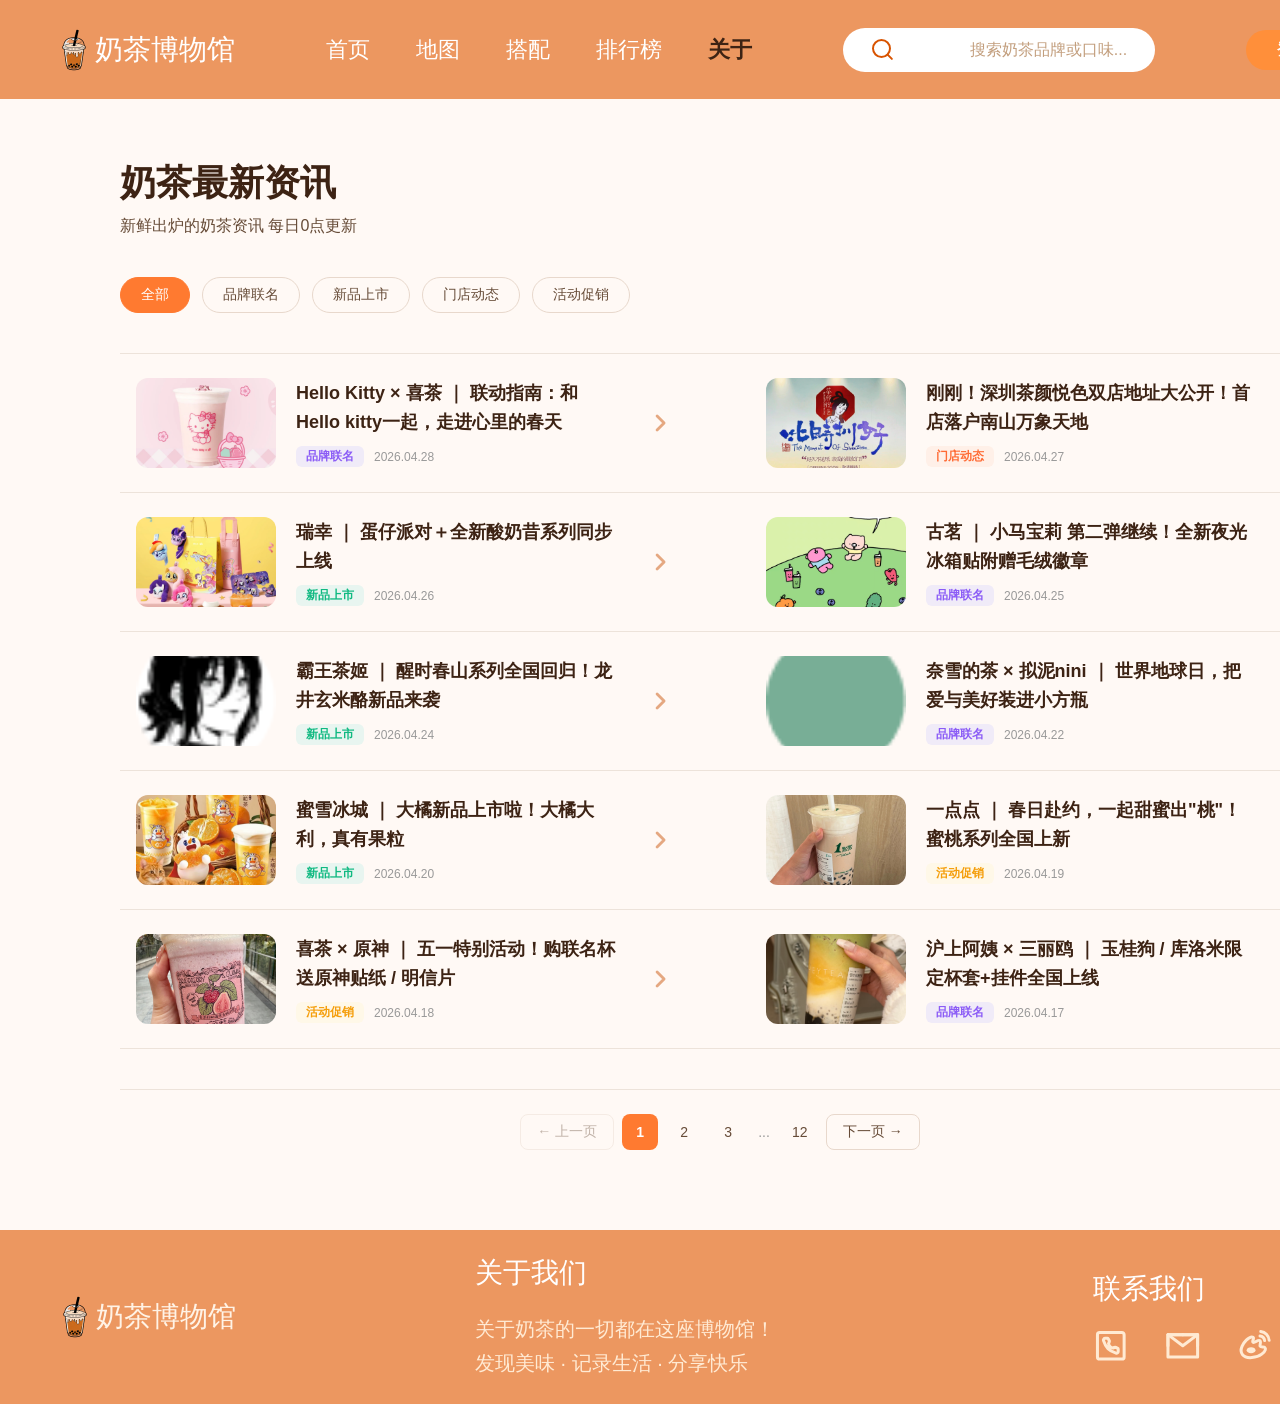
<file: project/news.html>
<!doctype html>
<html lang="zh-CN">
  <head>
    <meta charset="UTF-8" />
    <meta name="viewport" content="width=device-width, initial-scale=1.0" />
    <title>奶茶博物馆 - 奶茶资讯</title>
    <link rel="stylesheet" href="./static/css/common.css" />
    <link rel="stylesheet" href="./static/css/news.css" />
  </head>
  <body>
    <div class="ns-page page-root">
      <!-- 顶部导航 -->
      <div class="ns-nav">
        <div class="ns-nav-logo">
          <img src="./static/images/mou9e9di-x9rffmy.png" class="ns-nav-icon" alt="奶茶博物馆" />
          <p class="ns-nav-name">奶茶博物馆</p>
        </div>
        <div class="ns-nav-links">
          <a class="ns-nav-link" href="./index.html">首页&nbsp;</a>
          <a class="ns-nav-link" href="./map.html">地图&nbsp;</a>
          <a class="ns-nav-link" href="./pairing.html">搭配&nbsp;</a>
          <a class="ns-nav-link" href="./ranking.html">排行榜&nbsp;</a>
          <a class="ns-nav-link ns-nav-link--active" href="./news.html">关于</a>
        </div>
        <div class="ns-nav-search">
          <img src="./static/images/mou9e3r0-au2v2zb.svg" class="ns-nav-search-icon" alt="" />
          <p class="ns-nav-search-text">搜索奶茶品牌或口味...</p>
        </div>
        <div class="ns-nav-btn">
          <p class="ns-nav-btn-text">登录 / 注册</p>
        </div>
      </div>

      <!-- 主内容区 -->
      <div class="ns-main">
        <!-- 页面标题 -->
        <div class="ns-header">
          <h1 class="ns-title">奶茶最新资讯</h1>
          <p class="ns-subtitle">新鲜出炉的奶茶资讯 每日0点更新</p>
        </div>

        <!-- 分类筛选 -->
        <div class="ns-filters">
          <button class="ns-filter-btn ns-filter-btn--active" onclick="filterNews(this, 'all')">全部</button>
          <button class="ns-filter-btn" onclick="filterNews(this, 'collab')">品牌联名</button>
          <button class="ns-filter-btn" onclick="filterNews(this, 'newproduct')">新品上市</button>
          <button class="ns-filter-btn" onclick="filterNews(this, 'store')">门店动态</button>
          <button class="ns-filter-btn" onclick="filterNews(this, 'activity')">活动促销</button>
        </div>

        <!-- 资讯列表 -->
        <div class="ns-list">

          <!-- 第一行 -->
          <div class="ns-row">
            <div class="ns-item" data-category="collab">
              <div class="ns-item-inner">
                <img src="./static/images/mou9e3rs-kcqn2ub.png" class="ns-item-img" alt="Hello Kitty × 喜茶" />
                <div class="ns-item-body">
                  <p class="ns-item-title">Hello Kitty × 喜茶 ｜ 联动指南：和 Hello kitty一起，走进心里的春天</p>
                  <div class="ns-item-meta">
                    <span class="ns-tag ns-tag--collab">品牌联名</span>
                    <span class="ns-item-date">2026.04.28</span>
                  </div>
                </div>
                <img src="./static/images/mou9e3r1-zphrvsw.svg" class="ns-item-arrow" alt="" />
              </div>
            </div>

            <div class="ns-item" data-category="store">
              <div class="ns-item-inner">
                <img src="./static/images/mou9e3rs-ebkd7zm.png" class="ns-item-img" alt="茶颜悦色深圳" />
                <div class="ns-item-body">
                  <p class="ns-item-title">刚刚！深圳茶颜悦色双店地址大公开！首店落户南山万象天地</p>
                  <div class="ns-item-meta">
                    <span class="ns-tag ns-tag--store">门店动态</span>
                    <span class="ns-item-date">2026.04.27</span>
                  </div>
                </div>
                <img src="./static/images/mou9e3r1-zphrvsw.svg" class="ns-item-arrow" alt="" />
              </div>
            </div>
          </div>

          <!-- 第二行 -->
          <div class="ns-row">
            <div class="ns-item" data-category="newproduct">
              <div class="ns-item-inner">
                <img src="./static/images/mou9e3rs-cd2xo8x.png" class="ns-item-img" alt="瑞幸蛋仔派对" />
                <div class="ns-item-body">
                  <p class="ns-item-title">瑞幸 ｜ 蛋仔派对＋全新酸奶昔系列同步上线</p>
                  <div class="ns-item-meta">
                    <span class="ns-tag ns-tag--newproduct">新品上市</span>
                    <span class="ns-item-date">2026.04.26</span>
                  </div>
                </div>
                <img src="./static/images/mou9e3r1-zphrvsw.svg" class="ns-item-arrow" alt="" />
              </div>
            </div>

            <div class="ns-item" data-category="collab">
              <div class="ns-item-inner">
                <img src="./static/images/mou9e3rs-z16xou0.png" class="ns-item-img" alt="古茗小马宝莉" />
                <div class="ns-item-body">
                  <p class="ns-item-title">古茗 ｜ 小马宝莉 第二弹继续！全新夜光冰箱贴附赠毛绒徽章</p>
                  <div class="ns-item-meta">
                    <span class="ns-tag ns-tag--collab">品牌联名</span>
                    <span class="ns-item-date">2026.04.25</span>
                  </div>
                </div>
                <img src="./static/images/mou9e3r1-zphrvsw.svg" class="ns-item-arrow" alt="" />
              </div>
            </div>
          </div>

          <!-- 第三行 -->
          <div class="ns-row">
            <div class="ns-item" data-category="newproduct">
              <div class="ns-item-inner">
                <img src="./static/images/mou9e3rs-8os0phf.png" class="ns-item-img" alt="霸王茶姬醒时春山" />
                <div class="ns-item-body">
                  <p class="ns-item-title">霸王茶姬 ｜ 醒时春山系列全国回归！龙井玄米酪新品来袭</p>
                  <div class="ns-item-meta">
                    <span class="ns-tag ns-tag--newproduct">新品上市</span>
                    <span class="ns-item-date">2026.04.24</span>
                  </div>
                </div>
                <img src="./static/images/mou9e3r1-zphrvsw.svg" class="ns-item-arrow" alt="" />
              </div>
            </div>

            <div class="ns-item" data-category="collab">
              <div class="ns-item-inner">
                <img src="./static/images/mou9e3rs-wnor2rv.png" class="ns-item-img" alt="奈雪拟泥nini" />
                <div class="ns-item-body">
                  <p class="ns-item-title">奈雪的茶 × 拟泥nini ｜ 世界地球日，把爱与美好装进小方瓶</p>
                  <div class="ns-item-meta">
                    <span class="ns-tag ns-tag--collab">品牌联名</span>
                    <span class="ns-item-date">2026.04.22</span>
                  </div>
                </div>
                <img src="./static/images/mou9e3r1-zphrvsw.svg" class="ns-item-arrow" alt="" />
              </div>
            </div>
          </div>

          <!-- 第四行 -->
          <div class="ns-row">
            <div class="ns-item" data-category="newproduct">
              <div class="ns-item-inner">
                <img src="./static/images/mou9e3rs-nuld6hs.png" class="ns-item-img" alt="蜜雪冰城大橘" />
                <div class="ns-item-body">
                  <p class="ns-item-title">蜜雪冰城 ｜ 大橘新品上市啦！大橘大利，真有果粒</p>
                  <div class="ns-item-meta">
                    <span class="ns-tag ns-tag--newproduct">新品上市</span>
                    <span class="ns-item-date">2026.04.20</span>
                  </div>
                </div>
                <img src="./static/images/mou9e3r1-zphrvsw.svg" class="ns-item-arrow" alt="" />
              </div>
            </div>

            <div class="ns-item" data-category="activity">
              <div class="ns-item-inner">
                <img src="./static/images/mou9e3rs-p1rrs9q.png" class="ns-item-img" alt="一点点蜜桃" />
                <div class="ns-item-body">
                  <p class="ns-item-title">一点点 ｜ 春日赴约，一起甜蜜出"桃"！蜜桃系列全国上新</p>
                  <div class="ns-item-meta">
                    <span class="ns-tag ns-tag--activity">活动促销</span>
                    <span class="ns-item-date">2026.04.19</span>
                  </div>
                </div>
                <img src="./static/images/mou9e3r1-zphrvsw.svg" class="ns-item-arrow" alt="" />
              </div>
            </div>
          </div>

          <!-- 第五行 -->
          <div class="ns-row">
            <div class="ns-item" data-category="activity">
              <div class="ns-item-inner">
                <img src="./static/images/mou9e3rs-whs7oyb.png" class="ns-item-img" alt="喜茶五一活动" />
                <div class="ns-item-body">
                  <p class="ns-item-title">喜茶 × 原神 ｜ 五一特别活动！购联名杯送原神贴纸 / 明信片</p>
                  <div class="ns-item-meta">
                    <span class="ns-tag ns-tag--activity">活动促销</span>
                    <span class="ns-item-date">2026.04.18</span>
                  </div>
                </div>
                <img src="./static/images/mou9e3r1-zphrvsw.svg" class="ns-item-arrow" alt="" />
              </div>
            </div>

            <div class="ns-item" data-category="collab">
              <div class="ns-item-inner">
                <img src="./static/images/mou9e3rs-6yeb866.png" class="ns-item-img" alt="沪上阿姨三丽鸥" />
                <div class="ns-item-body">
                  <p class="ns-item-title">沪上阿姨 × 三丽鸥 ｜ 玉桂狗 / 库洛米限定杯套+挂件全国上线</p>
                  <div class="ns-item-meta">
                    <span class="ns-tag ns-tag--collab">品牌联名</span>
                    <span class="ns-item-date">2026.04.17</span>
                  </div>
                </div>
                <img src="./static/images/mou9e3r1-zphrvsw.svg" class="ns-item-arrow" alt="" />
              </div>
            </div>
          </div>

        </div>

        <!-- 分页 -->
        <div class="ns-pagination">
          <div class="ns-divider"></div>
          <div class="ns-page-controls">
            <button class="ns-page-btn ns-page-btn--prev" disabled>← 上一页</button>
            <span class="ns-page-num ns-page-num--active">1</span>
            <span class="ns-page-num">2</span>
            <span class="ns-page-num">3</span>
            <span class="ns-page-ellipsis">...</span>
            <span class="ns-page-num">12</span>
            <button class="ns-page-btn ns-page-btn--next">下一页 →</button>
          </div>
        </div>
      </div>

      <!-- 页脚 -->
      <div class="ns-footer">
        <div class="ns-footer-logo">
          <img src="./static/images/mou9e3rr-ir30nso.png" class="ns-footer-icon" alt="奶茶博物馆" />
          <p class="ns-footer-name">奶茶博物馆</p>
        </div>
        <div class="ns-footer-about">
          <p class="ns-footer-title">关于我们</p>
          <p class="ns-footer-desc">关于奶茶的一切都在这座博物馆！<br />发现美味 · 记录生活 · 分享快乐</p>
        </div>
        <div class="ns-footer-contact">
          <p class="ns-footer-title">联系我们</p>
          <div class="ns-footer-icons">
            <img src="./static/images/mou9e3r1-2b4t9te.svg" class="ns-footer-social" alt="" />
            <img src="./static/images/mou9e3r1-4vmdcwg.svg" class="ns-footer-social" alt="" />
            <img src="./static/images/mou9e3r1-7z5ee9b.svg" class="ns-footer-social" alt="" />
            <img src="./static/images/mou9e3r1-d21x72i.svg" class="ns-footer-social" alt="" />
          </div>
        </div>
      </div>
    </div>

    <script>
      function filterNews(btn, category) {
        // 更新按钮状态
        document.querySelectorAll('.ns-filter-btn').forEach(b => b.classList.remove('ns-filter-btn--active'));
        btn.classList.add('ns-filter-btn--active');

        // 过滤资讯项
        document.querySelectorAll('.ns-item').forEach(item => {
          if (category === 'all' || item.dataset.category === category) {
            item.style.display = '';
          } else {
            item.style.display = 'none';
          }
        });

        // 隐藏空行
        document.querySelectorAll('.ns-row').forEach(row => {
          const visible = Array.from(row.querySelectorAll('.ns-item')).some(i => i.style.display !== 'none');
          row.style.display = visible ? '' : 'none';
        });
      }
    </script>
  </body>
</html>
</file>
<file: project/static/css/common.css>
* {
  box-sizing: border-box;
}

html,
body {
  height: 100%;
}

body {
  margin: 0;
  font-family: "PingFang SC", "Hiragino Sans GB", "Microsoft YaHei", SimHei, Arial,
    Helvetica, sans-serif;
  background: #ffffff;
}

img {
  display: block;
}

p {
  margin: 0;
}

a {
  color: inherit;
  text-decoration: none;
}

.page-root {
  margin: 0 auto;
}
</file>
<file: project/static/css/home.css>
.frame18 {
  display: flex;
  flex-direction: column;
  align-items: flex-start;
  background: #fff9f5;
  width: 1440px;
  height: 4048px;
  overflow: hidden;
}

.frame18.page-root {
  margin: 0 auto;
}

.frame18 .frame {
  flex-shrink: 0;
  width: 40px;
  height: 48px;
}

.frame18 .text15 {
  flex-shrink: 0;
  align-self: stretch;
  letter-spacing: 0;
  color: #664b37;
  font-family: "PingFang SC", "Hiragino Sans GB", "Microsoft YaHei", SimHei, Arial,
    Helvetica, sans-serif;
  font-size: 16px;
}

.frame18 .frame40 {
  display: flex;
  flex-shrink: 0;
  align-items: center;
  justify-content: center;
  column-gap: 4px;
  border-radius: 999px;
  background: #ff7a30;
  padding: 8px 8px 8px 16px;
  width: 133px;
  height: 50px;
  overflow: hidden;
}

.frame18 .frame40 .text16 {
  flex-shrink: 0;
  line-height: 25px;
  letter-spacing: 0;
  color: #fff3e6;
  font-family: "PingFang SC", "Hiragino Sans GB", "Microsoft YaHei", SimHei, Arial,
    Helvetica, sans-serif;
  font-size: 18px;
}

.frame18 .frame40 .frame8 {
  flex-shrink: 0;
  width: 20px;
  height: 20px;
}

.frame18 .frame412 {
  display: flex;
  flex-shrink: 0;
  align-items: center;
  align-self: stretch;
  justify-content: space-between;
}

.frame18 .frame412 .frame362 {
  display: inline-flex;
  flex-direction: column;
  flex-shrink: 0;
  align-items: flex-start;
  row-gap: 8px;
}

.frame18 .frame412 .frame362 .text23 {
  flex-shrink: 0;
  width: 301px;
  letter-spacing: 0;
  color: #3d2314;
  font-family: "Alimama FangYuanTi VF", "PingFang SC", "Hiragino Sans GB",
    "Microsoft YaHei", SimHei, Arial, Helvetica, sans-serif;
  font-size: 28px;
  font-weight: 600;
}

.frame18 .frame9 {
  display: flex;
  flex-direction: column;
  flex-shrink: 0;
  align-items: center;
  align-self: stretch;
  padding-bottom: 112px;
  overflow: hidden;
  background-image: url(../images/mou9e3rr-vome44b.png);
  background-position: center;
  background-size: cover;
  background-repeat: no-repeat;
}

.frame18 .frame9 .frame1 {
  display: flex;
  align-items: center;
  align-self: stretch;
  justify-content: space-between;
  background: #ec9760;
  padding: 15px 54px;
  min-width: 1440px;
  height: 99px;
  overflow: hidden;
}

.frame18 .frame9 .frame1 .frame3 {
  display: inline-flex;
  flex-shrink: 0;
  align-items: center;
  column-gap: 1px;
}

.frame18 .frame9 .frame1 .frame3 .text {
  flex-shrink: 0;
  line-height: 34px;
  letter-spacing: 0;
  color: #ffffff;
  font-family: "Alimama FangYuanTi VF", "PingFang SC", "Hiragino Sans GB",
    "Microsoft YaHei", SimHei, Arial, Helvetica, sans-serif;
  font-size: 28px;
}

.frame18 .frame9 .frame1 .frame5 {
  display: inline-flex;
  flex-shrink: 0;
  align-items: center;
  column-gap: 40px;
}

.frame18 .frame9 .frame1 .frame5 .text2 {
  flex-shrink: 0;
  line-height: 31px;
  letter-spacing: 0;
  color: #421b01;
  font-family: "PingFang SC", "Hiragino Sans GB", "Microsoft YaHei", SimHei, Arial,
    Helvetica, sans-serif;
  font-size: 22px;
}

.frame18 .frame9 .frame1 .frame5 .text3 {
  flex-shrink: 0;
  line-height: 31px;
  letter-spacing: 0;
  color: #ffffff;
  font-family: "PingFang SC", "Hiragino Sans GB", "Microsoft YaHei", SimHei, Arial,
    Helvetica, sans-serif;
  font-size: 22px;
}

.frame18 .frame9 .frame1 .frame4 {
  display: flex;
  flex-shrink: 0;
  align-items: center;
  justify-content: space-between;
  border-radius: 999px;
  background: #ffffff;
  padding: 10px 28px;
  width: 312px;
  min-width: 312px;
  overflow: hidden;
}

.frame18 .frame9 .frame1 .frame4 .frame2 {
  flex-shrink: 0;
  width: 24px;
  height: 24px;
}

.frame18 .frame9 .frame1 .frame4 .text4 {
  flex-shrink: 0;
  line-height: 22px;
  letter-spacing: 0;
  color: #c39f7e;
  font-family: "PingFang SC", "Hiragino Sans GB", "Microsoft YaHei", SimHei, Arial,
    Helvetica, sans-serif;
  font-size: 16px;
}

.frame18 .frame9 .frame1 .frame39 {
  display: flex;
  flex-shrink: 0;
  align-items: center;
  justify-content: center;
  column-gap: 24px;
  border-radius: 999px;
  background: #ff8f3a;
  padding-top: 9px;
  padding-bottom: 9px;
  width: 140px;
}

.frame18 .frame9 .frame1 .frame39 .text5 {
  flex-shrink: 0;
  line-height: 22px;
  letter-spacing: 0;
  color: #ffffff;
  font-family: "PingFang SC", "Hiragino Sans GB", "Microsoft YaHei", SimHei, Arial,
    Helvetica, sans-serif;
  font-size: 16px;
  font-weight: 600;
}

.frame18 .frame9 .text6 {
  margin: 133px 0 0;
  line-height: 217px;
  letter-spacing: 9px;
  color: #3d2314;
  font-family: "LogoSC Unbounded Sans", "PingFang SC", "Hiragino Sans GB",
    "Microsoft YaHei", SimHei, Arial, Helvetica, sans-serif;
  font-size: 150px;
}

.frame18 .frame9 .text9 {
  margin: 18px 0 0;
  width: 768px;
  text-align: center;
  line-height: 0;
  letter-spacing: 0;
  color: #664b37;
  font-size: 0;
}

.frame18 .frame9 .text9 .text7 {
  line-height: 100px;
  letter-spacing: 0;
  color: #664b37;
  font-family: "Alimama FangYuanTi VF", "PingFang SC", "Hiragino Sans GB",
    "Microsoft YaHei", SimHei, Arial, Helvetica, sans-serif;
  font-size: 50px;
  font-weight: 600;
}

.frame18 .frame9 .text9 .text8 {
  line-height: 80px;
  letter-spacing: 0;
  color: #664b37;
  font-family: "Alimama FangYuanTi VF", "PingFang SC", "Hiragino Sans GB",
    "Microsoft YaHei", SimHei, Arial, Helvetica, sans-serif;
  font-size: 40px;
  font-weight: 500;
}

.frame18 .frame22 {
  display: flex;
  flex-direction: column;
  flex-shrink: 0;
  align-items: flex-start;
  align-self: stretch;
  background: #fff9f3;
  padding: 50px 54px;
  row-gap: 50px;
}

.frame18 .frame22 .frame23 {
  display: flex;
  flex-shrink: 0;
  align-items: center;
  align-self: stretch;
  justify-content: center;
  column-gap: 30px;
  border-radius: 10px;
  height: 60px;
}

.frame18 .frame22 .frame23 .frame6 {
  flex-shrink: 0;
  width: 43px;
  height: 40px;
}

.frame18 .frame22 .frame23 .text10 {
  flex-shrink: 0;
  line-height: 43px;
  letter-spacing: 0;
  color: #bb5e17;
  font-family: "Alimama FangYuanTi VF", "PingFang SC", "Hiragino Sans GB",
    "Microsoft YaHei", SimHei, Arial, Helvetica, sans-serif;
  font-size: 36px;
  font-weight: 600;
}

.frame18 .frame22 .frame21 {
  display: flex;
  flex-shrink: 0;
  align-items: center;
  align-self: stretch;
  justify-content: space-between;
}

.frame18 .frame22 .frame21 .frame7 {
  flex-shrink: 0;
  width: 88px;
  height: 88px;
}

.frame18 .frame22 .frame21 .text11 {
  flex-shrink: 0;
  align-self: stretch;
  text-align: center;
  letter-spacing: 0;
  color: #3d2314;
  font-family: "Alimama FangYuanTi VF", "PingFang SC", "Hiragino Sans GB",
    "Microsoft YaHei", SimHei, Arial, Helvetica, sans-serif;
  font-size: 24px;
  font-weight: 600;
}

.frame18 .frame22 .frame21 .frame142 {
  display: flex;
  flex-direction: column;
  flex-shrink: 0;
  align-items: center;
  align-self: stretch;
  row-gap: 12px;
}

.frame18 .frame22 .frame21 .frame142 .text13 {
  flex-shrink: 0;
  align-self: stretch;
  text-align: center;
  letter-spacing: 0;
  color: #664b37;
  font-family: "PingFang SC", "Hiragino Sans GB", "Microsoft YaHei", SimHei, Arial,
    Helvetica, sans-serif;
  font-size: 18px;
  font-weight: 300;
}

.frame18 .frame22 .frame21 .frame19 {
  display: flex;
  flex-direction: column;
  flex-shrink: 0;
  align-items: center;
  border-radius: 20px;
  background: #ffb6c1;
  padding: 37px 66px;
  width: 310px;
  row-gap: 27px;
}

.frame18 .frame22 .frame21 .frame19 .frame14 {
  display: inline-flex;
  flex-direction: column;
  flex-shrink: 0;
  align-items: center;
  align-self: stretch;
  margin-right: -10px;
  margin-left: -10px;
  row-gap: 12px;
}

.frame18 .frame22 .frame21 .frame19 .frame14 .text12 {
  flex-shrink: 0;
  line-height: 25px;
  letter-spacing: 0;
  color: #664b37;
  font-family: "PingFang SC", "Hiragino Sans GB", "Microsoft YaHei", SimHei, Arial,
    Helvetica, sans-serif;
  font-size: 18px;
  font-weight: 300;
}

.frame18 .frame22 .frame21 .frame192 {
  display: flex;
  flex-direction: column;
  flex-shrink: 0;
  align-items: center;
  border-radius: 20px;
  background: #f9e79f;
  padding: 37px 71px;
  row-gap: 27px;
}

.frame18 .frame22 .frame21 .frame193 {
  display: flex;
  flex-direction: column;
  flex-shrink: 0;
  align-items: center;
  border-radius: 20px;
  background: #aef0e3;
  padding: 37px 71px;
  row-gap: 27px;
}

.frame18 .frame22 .frame21 .frame194 {
  display: flex;
  flex-direction: column;
  flex-shrink: 0;
  align-items: center;
  border-radius: 20px;
  background: #aed6f1;
  padding: 37px 71px;
  row-gap: 27px;
}

.frame18 .frame422 {
  display: flex;
  flex-direction: column;
  flex-shrink: 0;
  align-items: flex-start;
  align-self: stretch;
  justify-content: center;
  background: #fff9f3;
  padding: 56px 53px 56px 54px;
  row-gap: 50px;
}

.frame18 .frame422 .text17 {
  flex-shrink: 0;
  align-self: stretch;
  letter-spacing: 0;
  color: #000000;
  font-family: "PingFang SC", "Hiragino Sans GB", "Microsoft YaHei", SimHei, Arial,
    Helvetica, sans-serif;
  font-size: 16px;
  font-weight: 600;
}

.frame18 .frame422 .frame304 {
  display: flex;
  flex-shrink: 0;
  align-items: center;
  align-self: stretch;
  column-gap: 6px;
}

.frame18 .frame422 .frame35 {
  display: flex;
  flex-shrink: 0;
  align-items: center;
  align-self: stretch;
  justify-content: space-between;
  margin-right: -1px;
}

.frame18 .frame422 .frame35 .frame34 {
  display: inline-flex;
  flex-shrink: 0;
  align-items: center;
  column-gap: 10px;
}

.frame18 .frame422 .frame35 .frame34 .frame32 {
  flex-shrink: 0;
  border-radius: 791px;
  width: 24px;
  height: 24px;
  overflow: hidden;
}

.frame18 .frame422 .frame35 .frame34 .text21 {
  flex-shrink: 0;
  line-height: 18px;
  letter-spacing: 0;
  color: #cc5a10;
  font-family: "PingFang SC", "Hiragino Sans GB", "Microsoft YaHei", SimHei, Arial,
    Helvetica, sans-serif;
  font-size: 13px;
}

.frame18 .frame422 .frame35 .frame33 {
  display: flex;
  flex-shrink: 0;
  align-items: center;
  justify-content: center;
  column-gap: 10px;
  width: 50px;
}

.frame18 .frame422 .frame35 .frame33 .frame10 {
  flex-shrink: 0;
  width: 10px;
  height: 10px;
}

.frame18 .frame422 .frame35 .frame33 .a12K {
  flex-shrink: 0;
  line-height: 15px;
  letter-spacing: 0;
  color: #f86c00;
  font-family: "Alimama FangYuanTi VF", "PingFang SC", "Hiragino Sans GB",
    "Microsoft YaHei", SimHei, Arial, Helvetica, sans-serif;
  font-size: 13px;
  font-weight: 600;
}

.frame18 .frame422 .frame303 {
  display: flex;
  flex-shrink: 0;
  align-items: center;
  align-self: stretch;
  column-gap: 6px;
}

.frame18 .frame422 .frame303 .frame29 {
  display: inline-flex;
  flex-shrink: 0;
  align-items: center;
  justify-content: center;
  column-gap: 3px;
  border-radius: 8px;
  background: #e8f5f0;
  padding: 3px 10px;
  overflow: hidden;
}

.frame18 .frame422 .frame303 .frame29 .text22 {
  flex-shrink: 0;
  line-height: 13px;
  letter-spacing: 0;
  color: #10b981;
  font-family: "PingFang SC", "Hiragino Sans GB", "Microsoft YaHei", SimHei, Arial,
    Helvetica, sans-serif;
  font-size: 10px;
  font-weight: 600;
}

.frame18 .frame422 .frame263 {
  display: flex;
  flex-direction: column;
  flex-grow: 1;
  align-items: flex-start;
  justify-content: center;
  margin-right: -1px;
  margin-left: -1px;
  background: #ffffff;
  padding: 14px;
  height: 121px;
  overflow: hidden;
  row-gap: 10px;
}

.frame18 .frame422 .frame263 .frame313 {
  display: inline-flex;
  flex-direction: column;
  flex-shrink: 0;
  align-items: flex-start;
  align-self: stretch;
  margin-right: 61px;
  row-gap: 10px;
}

.frame18 .frame422 .frame26 {
  display: flex;
  flex-direction: column;
  flex-grow: 1;
  align-items: flex-start;
  justify-content: center;
  margin-right: -1px;
  margin-left: -1px;
  background: #ffffff;
  padding: 14px;
  height: 121px;
  overflow: hidden;
  row-gap: 10px;
}

.frame18 .frame422 .frame26 .frame31 {
  display: inline-flex;
  flex-direction: column;
  flex-shrink: 0;
  align-items: flex-start;
  align-self: stretch;
  margin-right: 116px;
  row-gap: 10px;
}

.frame18 .frame422 .frame41 {
  display: flex;
  flex-shrink: 0;
  align-items: center;
  align-self: stretch;
  justify-content: space-between;
}

.frame18 .frame422 .frame41 .frame36 {
  display: flex;
  flex-direction: column;
  flex-shrink: 0;
  align-items: flex-start;
  row-gap: 8px;
}

.frame18 .frame422 .frame41 .frame36 .text14 {
  flex-shrink: 0;
  align-self: stretch;
  letter-spacing: 0;
  color: #3d2314;
  font-family: "Alimama FangYuanTi VF", "PingFang SC", "Hiragino Sans GB",
    "Microsoft YaHei", SimHei, Arial, Helvetica, sans-serif;
  font-size: 28px;
  font-weight: 600;
}

.frame18 .frame422 .frame38 {
  display: flex;
  flex-shrink: 0;
  align-items: center;
  align-self: stretch;
  column-gap: 20px;
}

.frame18 .frame422 .frame38 .frame28 {
  display: inline-flex;
  flex-shrink: 0;
  align-items: center;
  justify-content: center;
  column-gap: 3px;
  border-radius: 8px;
  background: #f0ebf8;
  padding: 3px 10px;
  overflow: hidden;
}

.frame18 .frame422 .frame38 .frame28 .text20 {
  flex-shrink: 0;
  line-height: 13px;
  letter-spacing: 0;
  color: #8b5cf6;
  font-family: "PingFang SC", "Hiragino Sans GB", "Microsoft YaHei", SimHei, Arial,
    Helvetica, sans-serif;
  font-size: 10px;
  font-weight: 600;
}

.frame18 .frame422 .frame38 .frame30 {
  display: inline-flex;
  flex-shrink: 0;
  align-items: center;
  justify-content: center;
  column-gap: 3px;
  border-radius: 8px;
  background: #fff8e8;
  padding: 3px 10px;
  overflow: hidden;
}

.frame18 .frame422 .frame38 .frame30 .text19 {
  flex-shrink: 0;
  line-height: 13px;
  letter-spacing: 0;
  color: #f59e0b;
  font-family: "PingFang SC", "Hiragino Sans GB", "Microsoft YaHei", SimHei, Arial,
    Helvetica, sans-serif;
  font-size: 10px;
  font-weight: 600;
}

.frame18 .frame422 .frame38 .frame27 {
  display: inline-flex;
  flex-shrink: 0;
  align-items: center;
  justify-content: center;
  column-gap: 3px;
  border-radius: 8px;
  background: #fff0e8;
  padding: 3px 10px;
  overflow: hidden;
}

.frame18 .frame422 .frame38 .frame27 .text18 {
  flex-shrink: 0;
  line-height: 13px;
  letter-spacing: 0;
  color: #ff6b35;
  font-family: "PingFang SC", "Hiragino Sans GB", "Microsoft YaHei", SimHei, Arial,
    Helvetica, sans-serif;
  font-size: 10px;
  font-weight: 600;
}

.frame18 .frame422 .frame38 .frame302 {
  display: flex;
  flex-shrink: 0;
  align-items: center;
  align-self: stretch;
  column-gap: 6px;
}

.frame18 .frame422 .frame38 .frame24 {
  display: flex;
  flex-shrink: 0;
  align-items: flex-start;
  border-radius: 13px;
  padding-top: 248px;
  padding-bottom: 1px;
  width: 282px;
  overflow: hidden;
  background-image: url(../images/mou9e3rs-bs8rw0z.png);
  background-position: -126px -48px;
  background-size: 174.94% 100%;
  background-repeat: no-repeat;
  filter: drop-shadow(0px 2px 6px #442b151a);
}

.frame18 .frame422 .frame38 .frame37 {
  display: flex;
  flex-shrink: 0;
  align-items: flex-start;
  border-radius: 13px;
  padding-top: 248px;
  padding-bottom: 1px;
  width: 282px;
  overflow: hidden;
  background-image: url(../images/mou9e3rs-1xfqoav.png);
  background-position: 1px -85px;
  background-size: 101.59% 103.41%;
  background-repeat: no-repeat;
  filter: drop-shadow(0px 2px 6px #442b151a);
}

.frame18 .frame422 .frame38 .frame37 .frame262 {
  display: flex;
  flex-direction: column;
  flex-grow: 1;
  align-items: flex-start;
  justify-content: center;
  margin-right: -1px;
  margin-left: -1px;
  background: #ffffff;
  padding: 14px;
  height: 121px;
  overflow: hidden;
  row-gap: 10px;
}

.frame18 .frame422 .frame38 .frame37 .frame262 .frame312 {
  display: inline-flex;
  flex-direction: column;
  flex-shrink: 0;
  align-items: flex-start;
  align-self: stretch;
  margin-right: 71px;
  row-gap: 10px;
}

.frame18 .frame422 .frame38 .frame242 {
  display: flex;
  flex-shrink: 0;
  align-items: flex-start;
  border-radius: 13px;
  padding-top: 248px;
  padding-bottom: 1px;
  width: 282px;
  overflow: hidden;
  background-image: url(../images/mou9e3rs-uyum1y2.png);
  background-position: 1px -47px;
  background-size: 100% 99.43%;
  background-repeat: no-repeat;
  filter: drop-shadow(0px 2px 6px #442b151a);
}

.frame18 .frame422 .frame38 .frame25 {
  display: flex;
  flex-shrink: 0;
  align-items: flex-start;
  border-radius: 13px;
  padding-top: 248px;
  padding-bottom: 1px;
  width: 282px;
  overflow: hidden;
  background-image: url(../images/mou9e3rs-lr10ds5.png);
  background-position: -5px -42px;
  background-size: 101.59% 103.41%;
  background-repeat: no-repeat;
  filter: drop-shadow(0px 2px 6px #442b151a);
}

.frame18 .frame422 .frame38 .frame25 .frame264 {
  display: flex;
  flex-direction: column;
  flex-grow: 1;
  align-items: flex-start;
  justify-content: center;
  margin-right: -1px;
  margin-left: -1px;
  background: #ffffff;
  padding: 14px;
  height: 121px;
  overflow: hidden;
  row-gap: 10px;
}

.frame18 .frame422 .frame38 .frame25 .frame264 .frame314 {
  display: inline-flex;
  flex-direction: column;
  flex-shrink: 0;
  align-items: flex-start;
  align-self: stretch;
  margin-right: 52px;
  row-gap: 10px;
}

.frame18 .frame422 .frame38 .frame392 {
  display: flex;
  flex-shrink: 0;
  align-items: flex-start;
  border-radius: 13px;
  padding-top: 248px;
  padding-bottom: 1px;
  width: 282px;
  overflow: hidden;
  background-image: url(../images/mou9e3rs-ybuqao6.png);
  background-position: -34px -107px;
  background-size: 112.04% 113.96%;
  background-repeat: no-repeat;
  filter: drop-shadow(0px 2px 6px #442b151a);
}

.frame18 .frame422 .frame38 .frame392 .frame265 {
  display: flex;
  flex-direction: column;
  flex-grow: 1;
  align-items: flex-start;
  justify-content: center;
  margin-right: -1px;
  margin-left: -1px;
  background: #ffffff;
  padding: 14px;
  height: 121px;
  overflow: hidden;
  row-gap: 10px;
}

.frame18 .frame422 .frame38 .frame392 .frame265 .frame315 {
  display: inline-flex;
  flex-direction: column;
  flex-shrink: 0;
  align-items: flex-start;
  align-self: stretch;
  margin-right: 103px;
  row-gap: 10px;
}

.frame18 .frame422 .frame42 {
  display: flex;
  flex-shrink: 0;
  align-items: center;
  align-self: stretch;
  column-gap: 20px;
}

.frame18 .frame422 .frame42 .frame382 {
  display: flex;
  flex-shrink: 0;
  align-items: flex-start;
  border-radius: 13px;
  padding-top: 248px;
  padding-bottom: 1px;
  width: 282px;
  overflow: hidden;
  background-image: url(../images/mou9e3rs-whs7oyb.png);
  background-position: 1px -58px;
  background-size: 100% 101.62%;
  background-repeat: no-repeat;
  filter: drop-shadow(0px 2px 6px #442b151a);
}

.frame18 .frame422 .frame42 .frame382 .frame266 {
  display: flex;
  flex-direction: column;
  flex-grow: 1;
  align-items: flex-start;
  justify-content: center;
  margin-right: -1px;
  margin-left: -1px;
  background: #ffffff;
  padding: 14px;
  height: 121px;
  overflow: hidden;
  row-gap: 10px;
}

.frame18 .frame422 .frame42 .frame382 .frame266 .frame316 {
  display: inline-flex;
  flex-direction: column;
  flex-shrink: 0;
  align-items: flex-start;
  align-self: stretch;
  margin-right: 55px;
  row-gap: 10px;
}

.frame18 .frame422 .frame42 .frame372 {
  display: flex;
  flex-shrink: 0;
  align-items: flex-start;
  border-radius: 13px;
  padding-top: 248px;
  padding-bottom: 1px;
  width: 282px;
  overflow: hidden;
  background-image: url(../images/mou9e3rs-p1rrs9q.png);
  background-position: 0 -53px;
  background-size: 100% 101.62%;
  background-repeat: no-repeat;
  filter: drop-shadow(0px 2px 6px #442b151a);
}

.frame18 .frame422 .frame42 .frame383 {
  display: flex;
  flex-shrink: 0;
  align-items: flex-start;
  border-radius: 13px;
  padding-top: 248px;
  padding-bottom: 1px;
  width: 282px;
  overflow: hidden;
  background-image: url(../images/mou9e3rs-6uo8t4u.png);
  background-position: -1px -78px;
  background-size: 100.05% 101.76%;
  background-repeat: no-repeat;
  filter: drop-shadow(0px 2px 6px #442b151a);
}

.frame18 .frame422 .frame42 .frame383 .frame267 {
  display: flex;
  flex-direction: column;
  flex-grow: 1;
  align-items: flex-start;
  justify-content: center;
  margin-right: -1px;
  margin-left: -1px;
  background: #ffffff;
  padding: 14px;
  height: 121px;
  overflow: hidden;
  row-gap: 10px;
}

.frame18 .frame422 .frame42 .frame383 .frame267 .frame317 {
  display: inline-flex;
  flex-direction: column;
  flex-shrink: 0;
  align-items: flex-start;
  align-self: stretch;
  margin-right: 71px;
  row-gap: 10px;
}

.frame18 .frame422 .frame42 .frame252 {
  display: flex;
  flex-shrink: 0;
  align-items: flex-start;
  border-radius: 13px;
  padding-top: 248px;
  padding-bottom: 1px;
  width: 282px;
  overflow: hidden;
  background-image: url(../images/mou9e3rs-6yeb866.png);
  background-position: -5px -42px;
  background-size: 101.59% 103.41%;
  background-repeat: no-repeat;
  filter: drop-shadow(0px 2px 6px #442b151a);
}

.frame18 .frame422 .frame42 .frame252 .frame268 {
  display: flex;
  flex-direction: column;
  flex-grow: 1;
  align-items: flex-start;
  justify-content: center;
  margin-right: -1px;
  margin-left: -1px;
  background: #ffffff;
  padding: 14px;
  height: 121px;
  overflow: hidden;
  row-gap: 10px;
}

.frame18 .frame422 .frame42 .frame252 .frame268 .frame318 {
  display: inline-flex;
  flex-direction: column;
  flex-shrink: 0;
  align-items: flex-start;
  align-self: stretch;
  margin-right: 13px;
  row-gap: 10px;
}

.frame18 .frame422 .frame42 .frame393 {
  display: flex;
  flex-shrink: 0;
  align-items: flex-start;
  border-radius: 13px;
  padding-top: 248px;
  padding-bottom: 1px;
  width: 282px;
  overflow: hidden;
  background-image: url(../images/mou9e3rs-bv4265z.png);
  background-position: -1px -34px;
  background-size: 87% 88.41%;
  background-repeat: no-repeat;
  filter: drop-shadow(0px 2px 6px #442b151a);
}

.frame18 .frame423 {
  display: flex;
  flex-direction: column;
  flex-shrink: 0;
  align-items: center;
  align-self: stretch;
  background: #fff9f3;
  padding: 56px 54px;
  row-gap: 50px;
}

.frame18 .frame423 .frame384 {
  display: flex;
  flex-shrink: 0;
  align-items: center;
  align-self: stretch;
  column-gap: 44px;
}

.frame18 .frame423 .frame384 .text24 {
  flex-shrink: 0;
  align-self: stretch;
  letter-spacing: 0;
  color: #000000;
  font-family: "Advent Pro", "PingFang SC", "Hiragino Sans GB", "Microsoft YaHei",
    SimHei, Arial, Helvetica, sans-serif;
  font-size: 16px;
  font-weight: 600;
}

.frame18 .frame423 .frame384 .tOp1 {
  flex-shrink: 0;
  line-height: 18px;
  letter-spacing: 0;
  color: #ffffff;
  font-family: "Advent Pro", "PingFang SC", "Hiragino Sans GB", "Microsoft YaHei",
    SimHei, Arial, Helvetica, sans-serif;
  font-size: 15px;
  font-weight: 600;
}

.frame18 .frame423 .frame384 .frame11 {
  flex-shrink: 0;
  width: 15px;
  height: 15px;
}

.frame18 .frame423 .frame384 .frame44 {
  display: flex;
  flex-shrink: 0;
  align-items: flex-start;
  border-radius: 16px;
  padding-top: 261px;
  height: 370px;
  overflow: hidden;
  background-image: url(../images/mou9e3rs-n61eg0x.png);
  background-position: 1px -1px;
  background-size: 100% 75.31%;
  background-repeat: no-repeat;
}

.frame18 .frame423 .frame384 .frame44 .frame49 {
  display: flex;
  flex-direction: column;
  flex-grow: 1;
  align-items: flex-start;
  border-radius: 12px;
  background: #ffffff;
  padding: 13px 197px 0 22px;
  height: 111px;
  row-gap: 10px;
}

.frame18 .frame423 .frame384 .frame44 .frame49 .frame272 {
  display: flex;
  flex-shrink: 0;
  align-items: center;
  justify-content: center;
  column-gap: 5px;
  border-radius: 12px;
  background: #ffb6c1;
  padding: 5px 12px;
  width: 78px;
  height: 25px;
  overflow: hidden;
}

.frame18 .frame423 .frame384 .frame44 .frame49 .frame48 {
  display: flex;
  flex-direction: column;
  flex-shrink: 0;
  align-items: flex-start;
  align-self: stretch;
  row-gap: 4px;
}

.frame18 .frame423 .frame384 .frame44 .frame49 .frame48 .text25 {
  flex-shrink: 0;
  align-self: stretch;
  letter-spacing: 0;
  color: #f3566d;
  font-family: "PingFang SC", "Hiragino Sans GB", "Microsoft YaHei", SimHei, Arial,
    Helvetica, sans-serif;
  font-size: 12px;
  font-weight: 500;
}

.frame18 .frame423 .frame384 .frame45 {
  display: flex;
  flex-shrink: 0;
  align-items: flex-start;
  border-radius: 16px;
  padding-top: 261px;
  height: 370px;
  overflow: hidden;
  background-image: url(../images/mou9e3rs-p42xf65.png);
  background-position: -10px -101px;
  background-size: 102.69% 102.69%;
  background-repeat: no-repeat;
}

.frame18 .frame423 .frame384 .frame45 .frame492 {
  display: flex;
  flex-direction: column;
  flex-grow: 1;
  align-items: flex-start;
  border-radius: 12px;
  background: #ffffff;
  padding: 13px 197px 0 22px;
  height: 111px;
  row-gap: 10px;
}

.frame18 .frame423 .frame384 .frame45 .frame492 .frame273 {
  display: flex;
  flex-shrink: 0;
  align-items: center;
  justify-content: center;
  column-gap: 5px;
  border-radius: 12px;
  background: #f9e79f;
  padding: 5px 12px;
  width: 78px;
  height: 25px;
  overflow: hidden;
}

.frame18 .frame423 .frame384 .frame45 .frame492 .frame482 {
  display: flex;
  flex-direction: column;
  flex-shrink: 0;
  align-items: flex-start;
  align-self: stretch;
  row-gap: 4px;
}

.frame18 .frame423 .frame384 .frame45 .frame492 .frame482 .text26 {
  flex-shrink: 0;
  align-self: stretch;
  letter-spacing: 0;
  color: #d29c46;
  font-family: "PingFang SC", "Hiragino Sans GB", "Microsoft YaHei", SimHei, Arial,
    Helvetica, sans-serif;
  font-size: 12px;
  font-weight: 500;
}

.frame18 .frame423 .frame384 .frame46 {
  display: flex;
  flex-shrink: 0;
  align-items: flex-start;
  border-radius: 16px;
  padding-top: 261px;
  height: 370px;
  overflow: hidden;
  background-image: url(../images/mou9e3rs-xa13vps.png);
  background-position: -12px -59px;
  background-size: 106.49% 106.49%;
  background-repeat: no-repeat;
}

.frame18 .frame423 .frame384 .frame46 .frame493 {
  display: flex;
  flex-direction: column;
  flex-grow: 1;
  align-items: flex-start;
  border-radius: 12px;
  background: #ffffff;
  padding: 13px 197px 0 22px;
  height: 111px;
  row-gap: 10px;
}

.frame18 .frame423 .frame384 .frame46 .frame493 .frame274 {
  display: flex;
  flex-shrink: 0;
  align-items: center;
  justify-content: center;
  column-gap: 5px;
  border-radius: 12px;
  background: #e6c3e6;
  padding: 5px 12px;
  width: 78px;
  height: 25px;
  overflow: hidden;
}

.frame18 .frame423 .frame384 .frame46 .frame493 .frame483 {
  display: flex;
  flex-direction: column;
  flex-shrink: 0;
  align-items: flex-start;
  align-self: stretch;
  row-gap: 4px;
}

.frame18 .frame423 .frame384 .frame46 .frame493 .frame483 .text27 {
  flex-shrink: 0;
  align-self: stretch;
  letter-spacing: 0;
  color: #ba16a4;
  font-family: "PingFang SC", "Hiragino Sans GB", "Microsoft YaHei", SimHei, Arial,
    Helvetica, sans-serif;
  font-size: 12px;
  font-weight: 500;
}

.frame18 .frame423 .frame384 .frame47 {
  display: flex;
  flex-shrink: 0;
  align-items: flex-start;
  border-radius: 16px;
  padding-top: 261px;
  height: 370px;
  overflow: hidden;
  background-image: url(../images/mou9e3rs-n7zd7t8.png);
  background-position: -21px -23px;
  background-size: 79.46% 106.16%;
  background-repeat: no-repeat;
}

.frame18 .frame423 .frame384 .frame47 .frame494 {
  display: flex;
  flex-direction: column;
  flex-grow: 1;
  align-items: flex-start;
  border-radius: 12px;
  background: #ffffff;
  padding: 13px 197px 0 22px;
  height: 111px;
  row-gap: 10px;
}

.frame18 .frame423 .frame384 .frame47 .frame494 .frame275 {
  display: flex;
  flex-shrink: 0;
  align-items: center;
  column-gap: 5px;
  border-radius: 12px;
  background: #aef0e3;
  padding: 5px 12px;
  width: 78px;
  height: 25px;
  overflow: hidden;
}

.frame18 .frame423 .frame384 .frame47 .frame494 .frame484 {
  display: flex;
  flex-direction: column;
  flex-shrink: 0;
  align-items: flex-start;
  align-self: stretch;
  row-gap: 4px;
}

.frame18 .frame423 .frame384 .frame47 .frame494 .frame484 .text28 {
  flex-shrink: 0;
  align-self: stretch;
  letter-spacing: 0;
  color: #0c3e1a;
  font-family: "PingFang SC", "Hiragino Sans GB", "Microsoft YaHei", SimHei, Arial,
    Helvetica, sans-serif;
  font-size: 12px;
  font-weight: 500;
}

.frame18 .frame542 {
  display: flex;
  flex-direction: column;
  flex-shrink: 0;
  align-items: flex-start;
  align-self: stretch;
  background: #fff9f3;
  padding: 56px 54px;
  height: 970px;
  row-gap: 50px;
}

.frame18 .frame542 .frame532 {
  display: flex;
  flex-direction: column;
  flex-shrink: 0;
  align-items: center;
  align-self: stretch;
  justify-content: center;
  row-gap: 20px;
}

.frame18 .frame542 .frame532 .frame12 {
  margin-left: 460px;
  width: 32px;
  height: 32px;
}

.frame18 .frame542 .frame532 .frame51 {
  border-radius: 16px;
  width: 225px;
  height: 131px;
  overflow: hidden;
}

.frame18 .frame542 .frame532 .frame50 {
  display: flex;
  flex-shrink: 0;
  align-items: center;
  align-self: stretch;
  border-radius: 16px;
  background: #fff3e6;
  padding-right: 41px;
  overflow: hidden;
}

.frame18 .frame542 .frame532 .frame50 .text29 {
  margin: 0 0 0 308px;
  line-height: 28px;
  letter-spacing: 0;
  color: #000000;
  font-family: "PingFang SC", "Hiragino Sans GB", "Microsoft YaHei", SimHei, Arial,
    Helvetica, sans-serif;
  font-size: 20px;
  font-weight: 600;
}

.frame18 .frame542 .frame532 .frame512 {
  display: flex;
  flex-shrink: 0;
  align-items: center;
  align-self: stretch;
  border-radius: 16px;
  background: #fff3e6;
  padding-right: 41px;
  overflow: hidden;
}

.frame18 .frame542 .frame532 .frame512 .text30 {
  margin: 0 0 0 291px;
  line-height: 28px;
  letter-spacing: 0;
  color: #000000;
  font-family: "PingFang SC", "Hiragino Sans GB", "Microsoft YaHei", SimHei, Arial,
    Helvetica, sans-serif;
  font-size: 20px;
  font-weight: 600;
}

.frame18 .frame542 .frame532 .frame512 .frame13 {
  margin-left: 443px;
  width: 32px;
  height: 32px;
}

.frame18 .frame542 .frame532 .frame52 {
  display: flex;
  flex-shrink: 0;
  align-items: center;
  align-self: stretch;
  border-radius: 16px;
  background: #fff3e6;
  padding-right: 41px;
  overflow: hidden;
}

.frame18 .frame542 .frame532 .frame52 .text31 {
  margin: 0 0 0 309px;
  line-height: 28px;
  letter-spacing: 0;
  color: #000000;
  font-family: "PingFang SC", "Hiragino Sans GB", "Microsoft YaHei", SimHei, Arial,
    Helvetica, sans-serif;
  font-size: 20px;
  font-weight: 600;
}

.frame18 .frame542 .frame532 .frame53 {
  display: flex;
  flex-shrink: 0;
  align-items: center;
  align-self: stretch;
  border-radius: 16px;
  background: #fff3e6;
  padding-right: 41px;
  overflow: hidden;
}

.frame18 .frame542 .frame532 .frame53 .text32 {
  margin: 0 0 0 182px;
  line-height: 28px;
  letter-spacing: 0;
  color: #000000;
  font-family: "PingFang SC", "Hiragino Sans GB", "Microsoft YaHei", SimHei, Arial,
    Helvetica, sans-serif;
  font-size: 20px;
  font-weight: 600;
}

.frame18 .frame542 .frame532 .frame53 .frame15 {
  margin-left: 334px;
  width: 32px;
  height: 32px;
}

.frame18 .frame542 .frame532 .frame54 {
  display: flex;
  flex-shrink: 0;
  align-items: center;
  align-self: stretch;
  border-radius: 16px;
  background: #fff3e6;
  padding-right: 41px;
  overflow: hidden;
}

.frame18 .frame542 .frame532 .frame54 .text33 {
  margin: 0 0 0 222px;
  line-height: 28px;
  letter-spacing: 0;
  color: #000000;
  font-family: "PingFang SC", "Hiragino Sans GB", "Microsoft YaHei", SimHei, Arial,
    Helvetica, sans-serif;
  font-size: 20px;
  font-weight: 600;
}

.frame18 .frame542 .frame532 .frame54 .frame16 {
  margin-left: 374px;
  width: 32px;
  height: 32px;
}

.frame18 .frame442 {
  display: flex;
  flex-grow: 1;
  align-items: center;
  align-self: stretch;
  column-gap: 239px;
  background: #ec9760;
  padding: 24px 55px;
  overflow: hidden;
}

.frame18 .frame442 .text35 {
  flex-shrink: 0;
  align-self: stretch;
  letter-spacing: 0;
  color: #ffffff;
  font-family: "Alimama FangYuanTi VF", "PingFang SC", "Hiragino Sans GB",
    "Microsoft YaHei", SimHei, Arial, Helvetica, sans-serif;
  font-size: 28px;
  font-weight: 500;
}

.frame18 .frame442 .frame310 {
  display: inline-flex;
  flex-shrink: 0;
  align-items: center;
  column-gap: 1px;
}

.frame18 .frame442 .frame310 .text34 {
  flex-shrink: 0;
  line-height: 34px;
  letter-spacing: 0;
  color: #fff3e6;
  font-family: "Alimama FangYuanTi VF", "PingFang SC", "Hiragino Sans GB",
    "Microsoft YaHei", SimHei, Arial, Helvetica, sans-serif;
  font-size: 28px;
}

.frame18 .frame442 .frame57 {
  display: flex;
  flex-direction: column;
  flex-shrink: 0;
  align-items: flex-start;
  row-gap: 20px;
}

.frame18 .frame442 .frame57 .text36 {
  flex-shrink: 0;
  width: 379px;
  letter-spacing: 0;
  color: #ffead3;
  font-family: "PingFang SC", "Hiragino Sans GB", "Microsoft YaHei", SimHei, Arial,
    Helvetica, sans-serif;
  font-size: 20px;
  font-weight: 500;
}

.frame18 .frame442 .frame58 {
  display: flex;
  flex-direction: column;
  flex-shrink: 0;
  align-items: center;
  justify-content: center;
  height: 110px;
  row-gap: 30px;
}

.frame18 .frame442 .frame58 .frame56 {
  display: flex;
  flex-grow: 1;
  align-items: center;
  align-self: stretch;
  justify-content: center;
  column-gap: 36px;
  margin-right: -1px;
  margin-left: -1px;
}

.frame18 .frame442 .frame58 .frame56 .frame17 {
  flex-shrink: 0;
  width: 36px;
  height: 36px;
}

/* 像素风盲盒按钮 */
.pixel-btn {
  background: #ff7a30;
  color: #fff;
  border: 4px solid #3d2314;
  padding: 8px 16px;
  font-size: 18px;
  font-family: "PingFang SC", "Microsoft YaHei", sans-serif;
  font-weight: 600;
  cursor: pointer;
  image-rendering: pixelated;
  box-shadow: 4px 4px 0 #3d2314;
  transition: transform 0.1s, box-shadow 0.1s;
}

.pixel-btn:hover {
  transform: translate(-2px, -2px);
  box-shadow: 6px 6px 0 #3d2314;
}

.pixel-btn:active {
  transform: translate(2px, 2px);
  box-shadow: 2px 2px 0 #3d2314;
}

.gacha-btn {
  background: linear-gradient(135deg, #ff6b9d 0%, #c44569 100%);
  font-size: 20px;
  padding: 10px 24px;
}

/* 盲盒弹窗 */
.gacha-overlay {
  position: fixed;
  top: 0;
  left: 0;
  width: 100%;
  height: 100%;
  background: rgba(0, 0, 0, 0.8);
  display: none;
  justify-content: center;
  align-items: center;
  z-index: 9999;
}

.gacha-overlay.active {
  display: flex;
}

.gacha-modal {
  background: #1a1a2e;
  border: 6px solid #00ff88;
  width: 420px;
  max-width: 90vw;
  box-shadow: 0 0 30px #00ff88, inset 0 0 20px rgba(0, 255, 136, 0.1);
  animation: modalIn 0.3s ease;
}

@keyframes modalIn {
  from { transform: scale(0.8); opacity: 0; }
  to { transform: scale(1); opacity: 1; }
}

.gacha-header {
  display: flex;
  justify-content: space-between;
  align-items: center;
  padding: 16px 20px;
  background: #16213e;
  border-bottom: 4px solid #00ff88;
}

.gacha-title {
  color: #00ff88;
  font-size: 24px;
  font-weight: 700;
  font-family: "Microsoft YaHei", sans-serif;
  text-shadow: 0 0 10px #00ff88;
}

.gacha-close {
  background: #e94560;
  color: #fff;
  border: 3px solid #fff;
  width: 36px;
  height: 36px;
  font-size: 18px;
  font-weight: 700;
  cursor: pointer;
  box-shadow: 3px 3px 0 #fff;
}

.gacha-close:hover {
  background: #ff6b6b;
}

.gacha-content {
  padding: 30px 20px;
  display: flex;
  flex-direction: column;
  align-items: center;
  gap: 24px;
}

.gacha-box {
  width: 160px;
  height: 160px;
  background: linear-gradient(145deg, #e94560, #0f3460);
  border: 6px solid #00ff88;
  display: flex;
  justify-content: center;
  align-items: center;
  box-shadow: 0 0 20px rgba(0, 255, 136, 0.5);
}

.gacha-box-inner {
  width: 100px;
  height: 100px;
  background: #16213e;
  border: 4px solid #e94560;
  display: flex;
  justify-content: center;
  align-items: center;
}

.gacha-question {
  font-size: 64px;
  color: #ffd700;
  text-shadow: 0 0 15px #ffd700;
  animation: pulse 1s infinite;
}

@keyframes pulse {
  0%, 100% { transform: scale(1); }
  50% { transform: scale(1.1); }
}

.gacha-box.spinning .gacha-box-inner {
  animation: spin 0.2s linear infinite;
}

/* 上传弹窗样式 */
.upload-modal {
  width: 480px;
}

.upload-content {
  padding: 24px 20px;
  display: flex;
  flex-direction: column;
  gap: 20px;
  max-height: 70vh;
  overflow-y: auto;
}

.upload-row {
  display: flex;
  flex-direction: column;
  gap: 8px;
}

.upload-row label {
  color: #00ff88;
  font-size: 16px;
  font-weight: 600;
}

.upload-row input[type="text"] {
  background: #16213e;
  border: 3px solid #e94560;
  color: #fff;
  padding: 12px;
  font-size: 16px;
  font-family: "Microsoft YaHei", sans-serif;
  outline: none;
}

.upload-row input[type="text"]::placeholder {
  color: #666;
}

.upload-row input[type="text"]:focus {
  border-color: #00ff88;
}

.tag-grid {
  display: flex;
  flex-wrap: wrap;
  gap: 8px;
}

.tag-option {
  background: #16213e;
  border: 3px solid #666;
  color: #fff;
  padding: 6px 14px;
  font-size: 14px;
  cursor: pointer;
  transition: all 0.2s;
}

.tag-option:hover {
  border-color: #e94560;
}

.tag-option.selected {
  background: #e94560;
  border-color: #00ff88;
  color: #fff;
}

.img-upload-box,
.avatar-upload-box {
  position: relative;
  width: 200px;
  height: 150px;
  background: #16213e;
  border: 3px dashed #e94560;
  display: flex;
  justify-content: center;
  align-items: center;
  cursor: pointer;
  overflow: hidden;
}

.img-upload-box input,
.avatar-upload-box input {
  position: absolute;
  width: 100%;
  height: 100%;
  opacity: 0;
  cursor: pointer;
}

.img-preview img,
.avatar-preview img {
  width: 100%;
  height: 100%;
  object-fit: cover;
}

.img-preview span,
.avatar-preview span {
  color: #666;
  font-size: 14px;
  text-align: center;
}

.img-preview {
  width: 100%;
  height: 100%;
}

.avatar-preview {
  width: 80px;
  height: 80px;
  border-radius: 50%;
  background: #0f3460;
  border: 3px solid #00ff88;
  display: flex;
  justify-content: center;
  align-items: center;
}

.avatar-preview img {
  border-radius: 50%;
}

.upload-submit {
  background: linear-gradient(135deg, #e94560 0%, #c44569 100%);
  border-color: #fff;
  font-size: 20px;
  padding: 14px 40px;
  align-self: center;
}


@keyframes spin {
  0% { transform: rotate(0deg); }
  100% { transform: rotate(360deg); }
}

.draw-btn {
  background: linear-gradient(135deg, #00ff88 0%, #00b894 100%);
  border-color: #16213e;
  color: #16213e;
  font-size: 22px;
  padding: 14px 40px;
  box-shadow: 4px 4px 0 #16213e;
}

.draw-btn:hover {
  box-shadow: 6px 6px 0 #16213e;
}

/* 结果卡片 */
.result-card {
  background: #16213e;
  border: 4px solid #ffd700;
  padding: 24px;
  width: 100%;
  text-align: center;
  animation: cardIn 0.5s ease;
}

@keyframes cardIn {
  from { transform: translateY(20px); opacity: 0; }
  to { transform: translateY(0); opacity: 1; }
}

.result-header {
  color: #00ff88;
  font-size: 16px;
  margin-bottom: 12px;
}

.result-name {
  color: #ffd700;
  font-size: 28px;
  font-weight: 700;
  margin-bottom: 16px;
  text-shadow: 0 0 10px rgba(255, 215, 0, 0.5);
}

.result-details {
  display: flex;
  flex-wrap: wrap;
  justify-content: center;
  gap: 8px;
  margin-bottom: 16px;
}

.result-details .tag {
  background: #e94560;
  color: #fff;
  padding: 6px 12px;
  font-size: 14px;
  border: 2px solid #fff;
}

.result-tags {
  display: flex;
  flex-wrap: wrap;
  justify-content: center;
  gap: 8px;
  margin-bottom: 16px;
}

.result-comment {
  color: #00ff88;
  font-size: 18px;
  font-weight: 600;
  text-shadow: 0 0 8px #00ff88;
}
</file>
<file: project/static/css/map.css>
.frame10 {
  display: flex;
  flex-direction: column;
  align-items: center;
  background: #ffffff;
  width: 1440px;
  height: 2081px;
  overflow: hidden;
}

.frame10.page-root {
  margin: 0 auto;
}

.frame10 .frame2 {
  flex-shrink: 0;
  width: 24px;
  height: 24px;
}

.frame10 .text3 {
  flex-shrink: 0;
  line-height: 31px;
  letter-spacing: 0;
  color: #421b01;
  font-family: "PingFang SC", "Hiragino Sans GB", "Microsoft YaHei", SimHei, Arial,
    Helvetica, sans-serif;
  font-size: 22px;
}

.frame10 .frame6 {
  display: flex;
  flex-shrink: 0;
  align-items: center;
  align-self: stretch;
  justify-content: space-between;
  background: #ec9760;
  padding: 15px 54px;
  height: 99px;
  overflow: hidden;
}

.frame10 .frame6 .frame3 {
  display: inline-flex;
  flex-shrink: 0;
  align-items: center;
  column-gap: 1px;
}

.frame10 .frame6 .frame3 .frame {
  flex-shrink: 0;
  width: 40px;
  height: 48px;
}

.frame10 .frame6 .frame3 .text {
  flex-shrink: 0;
  line-height: 34px;
  letter-spacing: 0;
  color: #ffffff;
  font-family: "Alimama FangYuanTi VF", "PingFang SC", "Hiragino Sans GB",
    "Microsoft YaHei", SimHei, Arial, Helvetica, sans-serif;
  font-size: 28px;
}

.frame10 .frame6 .frame5 {
  display: inline-flex;
  flex-shrink: 0;
  align-items: center;
  column-gap: 40px;
}

.frame10 .frame6 .frame5 .text2 {
  flex-shrink: 0;
  line-height: 31px;
  letter-spacing: 0;
  color: #ffffff;
  font-family: "PingFang SC", "Hiragino Sans GB", "Microsoft YaHei", SimHei, Arial,
    Helvetica, sans-serif;
  font-size: 22px;
}

.frame10 .frame6 .frame4 {
  display: flex;
  flex-shrink: 0;
  align-items: center;
  justify-content: space-between;
  border-radius: 999px;
  background: #ffffff;
  padding: 10px 28px;
  width: 312px;
  min-width: 312px;
  overflow: hidden;
}

.frame10 .frame6 .frame4 .text4 {
  flex-shrink: 0;
  line-height: 22px;
  letter-spacing: 0;
  color: #c39f7e;
  font-family: "PingFang SC", "Hiragino Sans GB", "Microsoft YaHei", SimHei, Arial,
    Helvetica, sans-serif;
  font-size: 16px;
}

.frame10 .frame6 .frame39 {
  display: flex;
  flex-shrink: 0;
  align-items: center;
  justify-content: center;
  column-gap: 24px;
  border-radius: 999px;
  background: #ff8f3a;
  padding-top: 9px;
  padding-bottom: 9px;
  width: 140px;
}

.frame10 .frame6 .frame39 .text5 {
  flex-shrink: 0;
  line-height: 22px;
  letter-spacing: 0;
  color: #ffffff;
  font-family: "PingFang SC", "Hiragino Sans GB", "Microsoft YaHei", SimHei, Arial,
    Helvetica, sans-serif;
  font-size: 16px;
  font-weight: 600;
}

.frame10 .frame64 {
  display: flex;
  flex-direction: column;
  flex-shrink: 0;
  align-items: flex-start;
  align-self: stretch;
  padding: 17px 195px 127px 19px;
  overflow: hidden;
  background-image: url(../images/mou9e9di-2ypspqw.png);
  background-position: -91px -184px;
  background-size: 111.42% 150.93%;
  background-repeat: no-repeat;
}

.frame10 .frame64 .autoWrapper {
  display: flex;
  align-items: flex-start;
  align-self: stretch;
  justify-content: space-between;
  padding-right: 336px;
  padding-left: 0;
}

.frame10 .frame64 .autoWrapper .frame62 {
  display: inline-flex;
  align-items: center;
  column-gap: 16px;
  margin-top: 10px;
  border-radius: 40px;
  background: #fde6d7;
  padding: 8px 20px;
}

.frame10 .frame64 .autoWrapper .text6 {
  line-height: 87px;
  letter-spacing: 3.6px;
  color: #3d2314;
  font-family: "LogoSC Unbounded Sans", "PingFang SC", "Hiragino Sans GB",
    "Microsoft YaHei", SimHei, Arial, Helvetica, sans-serif;
  font-size: 60px;
}

.frame10 .frame64 .frame7 {
  display: flex;
  align-items: flex-start;
  align-self: stretch;
  margin-top: 116px;
  margin-left: 121px;
}

.frame10 .frame64 .frame7 .frame67 {
  position: absolute;
  top: 0;
  left: 0;
  width: 71px;
  height: 71px;
  overflow: hidden;
}

.frame10 .frame64 .frame7 .autoWrapper2 {
  position: relative;
  margin-top: 187px;
  width: 71px;
  height: 71px;
}

.frame10 .frame64 .frame7 .autoWrapper2 .frame69 {
  position: absolute;
  top: 0;
  right: -35px;
  width: 71px;
  height: 71px;
  overflow: hidden;
}

.frame10 .frame64 .frame7 .autoWrapper2 .frame70 {
  position: absolute;
  top: 0;
  right: -66px;
  width: 71px;
  height: 71px;
  overflow: hidden;
}

.frame10 .frame64 .frame7 .autoWrapper4 {
  display: flex;
  flex-direction: column;
  align-items: flex-start;
  align-self: stretch;
  margin-left: 8px;
}

.frame10 .frame64 .frame7 .autoWrapper4 .frame68 {
  margin-left: 59px;
  width: 71px;
  height: 71px;
  overflow: hidden;
}

.frame10 .frame64 .frame7 .autoWrapper4 .autoWrapper3 {
  position: relative;
  margin-top: 372px;
  width: 71px;
  height: 71px;
}

.frame10 .frame64 .frame7 .autoWrapper4 .autoWrapper3 .frame72 {
  position: absolute;
  top: -18px;
  right: -23px;
  width: 71px;
  height: 71px;
  overflow: hidden;
}

.frame10 .frame64 .frame7 .autoWrapper4 .autoWrapper3 .frame73 {
  position: absolute;
  top: -55px;
  right: -45px;
  width: 71px;
  height: 71px;
  overflow: hidden;
}

.frame10 .frame64 .frame7 .autoWrapper4 .autoWrapper3 .frame74 {
  position: absolute;
  top: -91px;
  right: -70px;
  width: 71px;
  height: 71px;
  overflow: hidden;
}

.frame10 .frame64 .frame7 .autoWrapper7 {
  display: flex;
  flex-direction: column;
  align-items: flex-start;
  align-self: stretch;
  margin-top: 187px;
  margin-left: 72px;
}

.frame10 .frame64 .frame7 .autoWrapper7 .autoWrapper5 {
  position: relative;
  width: 71px;
  height: 71px;
}

.frame10 .frame64 .frame7 .autoWrapper7 .autoWrapper5 .frame76 {
  position: absolute;
  top: -35px;
  right: -16px;
  width: 71px;
  height: 71px;
  overflow: hidden;
}

.frame10 .frame64 .frame7 .autoWrapper7 .autoWrapper5 .frame77 {
  position: absolute;
  top: -35px;
  left: -28px;
  width: 71px;
  height: 71px;
  overflow: hidden;
}

.frame10 .frame64 .frame7 .autoWrapper7 .autoWrapper6 {
  position: relative;
  margin-top: 149px;
  margin-left: 16px;
  width: 71px;
  height: 71px;
}

.frame10 .frame64 .frame7 .autoWrapper7 .autoWrapper6 .frame83 {
  position: absolute;
  top: 0;
  right: -27px;
  width: 71px;
  height: 71px;
  overflow: hidden;
}

.frame10 .frame64 .frame7 .autoWrapper7 .autoWrapper6 .frame84 {
  position: absolute;
  top: 0;
  right: -62px;
  width: 71px;
  height: 71px;
  overflow: hidden;
}

.frame10 .frame64 .frame7 .autoWrapper10 {
  display: flex;
  flex-direction: column;
  align-items: flex-start;
  align-self: stretch;
  margin-top: 258px;
  margin-left: 77px;
}

.frame10 .frame64 .frame7 .autoWrapper10 .autoWrapper8 {
  position: relative;
  margin-left: 15px;
  width: 71px;
  height: 71px;
}

.frame10 .frame64 .frame7 .autoWrapper10 .autoWrapper8 .frame79 {
  position: absolute;
  top: 0;
  right: -41px;
  width: 71px;
  height: 71px;
  overflow: hidden;
}

.frame10 .frame64 .frame7 .autoWrapper10 .autoWrapper8 .frame80 {
  position: absolute;
  top: -15px;
  right: -67px;
  width: 71px;
  height: 71px;
  overflow: hidden;
}

.frame10 .frame64 .frame7 .autoWrapper10 .autoWrapper9 {
  position: relative;
  margin-top: 58px;
  width: 71px;
  height: 71px;
}

.frame10 .frame64 .frame7 .autoWrapper10 .autoWrapper9 .frame82 {
  display: flex;
  position: absolute;
  top: -16px;
  right: -25px;
  align-items: center;
  padding-left: 35px;
  width: 71px;
  height: 71px;
  overflow: hidden;
  background-image: url(../images/mou9e9di-0a1nf4j.png);
  background-position: center;
  background-size: cover;
  background-repeat: no-repeat;
}

.frame10 .frame64 .frame7 .autoWrapper10 .autoWrapper9 .frame82 .frame832 {
  width: 71px;
  height: 71px;
  overflow: hidden;
}

.frame10 .frame64 .frame7 .autoWrapper11 {
  position: relative;
  margin-top: 316px;
  margin-left: 144px;
  width: 71px;
  height: 71px;
}

.frame10 .frame64 .frame7 .autoWrapper11 .frame86 {
  position: absolute;
  top: 0;
  right: -21px;
  width: 71px;
  height: 71px;
  overflow: hidden;
}

.frame10 .frame64 .frame7 .frame66 {
  margin-top: 207px;
  margin-left: 111px;
  width: 71px;
  height: 71px;
  overflow: hidden;
}

.frame10 .frame64 .frame7 .frame87 {
  margin-top: 293px;
  margin-left: 35px;
  width: 71px;
  height: 71px;
  overflow: hidden;
}

.frame10 .frame64 .frame7 .frame88 {
  margin-top: 314px;
  width: 71px;
  height: 71px;
  overflow: hidden;
}

.frame10 .frame89 {
  display: flex;
  position: relative;
  flex-direction: column;
  flex-shrink: 0;
  align-items: flex-start;
  align-self: stretch;
  border-radius: 60px 60px 0 0;
  background: #ffeedd;
  padding: 40px 60px 60px;
  overflow: hidden;
  row-gap: 40px;
}

.frame10 .frame89 .frame8 {
  display: inline-flex;
  flex-shrink: 0;
  align-items: flex-start;
  align-self: stretch;
  column-gap: 30px;
  margin-right: 782px;
}

.frame10 .frame89 .frame8 .frame622 {
  display: inline-flex;
  flex-shrink: 0;
  align-items: center;
  justify-content: space-between;
  border-radius: 40px;
  background: #f8b68d;
  padding: 8px 20px;
}

.frame10 .frame89 .frame8 .frame622 .text7 {
  flex-shrink: 0;
  line-height: 31px;
  letter-spacing: 0;
  color: #3d2314;
  font-family: "PingFang SC", "Hiragino Sans GB", "Microsoft YaHei", SimHei, Arial,
    Helvetica, sans-serif;
  font-size: 22px;
}

.frame10 .frame89 .text8 {
  flex-shrink: 0;
  align-self: stretch;
  letter-spacing: 0;
  color: #3d2314;
  font-family: "Alimama FangYuanTi VF", "PingFang SC", "Hiragino Sans GB",
    "Microsoft YaHei", SimHei, Arial, Helvetica, sans-serif;
  font-size: 28px;
}

.frame10 .frame89 .frame104 {
  display: flex;
  flex-shrink: 0;
  align-items: center;
  align-self: stretch;
  justify-content: space-between;
}

.frame10 .frame89 .frame104 .frame90 {
  flex-shrink: 0;
  border-radius: 999px;
  width: 130px;
  height: 130px;
  overflow: hidden;
}

.frame10 .frame89 .frame104 .text9 {
  flex-shrink: 0;
  align-self: stretch;
  letter-spacing: 0;
  color: #cc5a10;
  font-family: "Alimama FangYuanTi VF", "PingFang SC", "Hiragino Sans GB",
    "Microsoft YaHei", SimHei, Arial, Helvetica, sans-serif;
  font-size: 22px;
  font-weight: 700;
}

.frame10 .frame89 .frame104 .text15 {
  flex-shrink: 0;
  width: 431px;
  letter-spacing: 0;
  color: #000000;
  font-size: 16px;
}

.frame10 .frame89 .frame104 .text15 .text14 {
  letter-spacing: 0;
  color: #421b01;
  font-family: "Alimama FangYuanTi VF", "PingFang SC", "Hiragino Sans GB",
    "Microsoft YaHei", SimHei, Arial, Helvetica, sans-serif;
  font-size: 16px;
}

.frame10 .frame89 .frame104 .text13 {
  flex-shrink: 0;
  line-height: 19px;
  letter-spacing: 0;
  color: #664b37;
  font-size: 16px;
}

.frame10 .frame89 .frame104 .frame91 {
  display: inline-flex;
  flex-direction: column;
  flex-shrink: 0;
  align-items: flex-start;
  row-gap: 10px;
}

.frame10 .frame89 .frame104 .frame91 .text11 {
  letter-spacing: 0;
  color: #664b37;
  font-family: "Alimama FangYuanTi VF", "PingFang SC", "Hiragino Sans GB",
    "Microsoft YaHei", SimHei, Arial, Helvetica, sans-serif;
  font-size: 16px;
}

.frame10 .frame89 .frame104 .frame91 .text10 {
  letter-spacing: 0;
  color: #664b37;
  font-family: "Alimama FangYuanTi VF", "PingFang SC", "Hiragino Sans GB",
    "Microsoft YaHei", SimHei, Arial, Helvetica, sans-serif;
  font-size: 16px;
  font-weight: 700;
}

.frame10 .frame89 .frame104 .frame91 .text12 {
  flex-shrink: 0;
  align-self: stretch;
  letter-spacing: 0;
  color: #664b37;
  font-size: 16px;
}

.frame10 .frame89 .frame104 .frame98 {
  display: flex;
  flex-direction: column;
  flex-shrink: 0;
  align-items: flex-start;
  width: 567px;
  row-gap: 50px;
}

.frame10 .frame89 .frame104 .frame98 .frame92 {
  display: inline-flex;
  flex-shrink: 0;
  align-items: center;
  align-self: stretch;
  justify-content: center;
  column-gap: 30px;
  margin-right: -24px;
}

.frame10 .frame89 .frame104 .frame98 .frame96 {
  display: flex;
  flex-shrink: 0;
  align-items: center;
  align-self: stretch;
  column-gap: 34px;
}

.frame10 .frame89 .frame104 .frame98 .frame96 .frame922 {
  display: inline-flex;
  flex-grow: 1;
  flex-shrink: 0;
  align-items: center;
  justify-content: center;
  column-gap: 30px;
  margin-right: -30px;
}

.frame10 .frame89 .frame104 .frame103 {
  display: flex;
  flex-direction: column;
  flex-shrink: 0;
  align-items: center;
  row-gap: 50px;
}

.frame10 .frame89 .frame104 .frame103 .frame912 {
  display: inline-flex;
  flex-direction: column;
  flex-shrink: 0;
  align-items: flex-start;
  row-gap: 10px;
}

.frame10 .frame89 .frame104 .frame103 .frame923 {
  display: inline-flex;
  flex-shrink: 0;
  align-items: center;
  align-self: stretch;
  column-gap: 30px;
}

.frame10 .frame89 .frame104 .frame103 .frame924 {
  display: inline-flex;
  flex-shrink: 0;
  align-items: center;
  align-self: stretch;
  justify-content: center;
  column-gap: 30px;
  margin-right: 7px;
  margin-left: 7px;
}

.frame10 .frame89 .frame104 .frame103 .frame925 {
  display: inline-flex;
  flex-shrink: 0;
  align-items: center;
  align-self: stretch;
  justify-content: center;
  column-gap: 30px;
}

.frame10 .frame89 .frame9 {
  position: absolute;
  top: 510px;
  left: 1388px;
  flex-shrink: 0;
  width: 48px;
  height: 48px;
}
</file>
<file: project/static/css/news.css>
/* ===== 奶茶资讯页面样式 ===== */

.ns-page {
  display: flex;
  flex-direction: column;
  align-items: flex-start;
  background: #fff9f5;
  width: 1440px;
  min-height: 100vh;
}

/* ===== 导航栏 ===== */
.ns-nav {
  display: flex;
  flex-shrink: 0;
  align-items: center;
  align-self: stretch;
  justify-content: space-between;
  background: #ec9760;
  padding: 15px 54px;
  height: 99px;
  overflow: hidden;
}

.ns-nav-logo {
  display: inline-flex;
  flex-shrink: 0;
  align-items: center;
  column-gap: 1px;
}

.ns-nav-icon {
  flex-shrink: 0;
  width: 40px;
  height: 48px;
}

.ns-nav-name {
  flex-shrink: 0;
  line-height: 34px;
  letter-spacing: 0;
  color: #ffffff;
  font-family: "Alimama FangYuanTi VF", "PingFang SC", "Hiragino Sans GB", "Microsoft YaHei", SimHei, Arial, Helvetica, sans-serif;
  font-size: 28px;
}

.ns-nav-links {
  display: inline-flex;
  flex-shrink: 0;
  align-items: center;
  column-gap: 40px;
}

.ns-nav-link {
  flex-shrink: 0;
  line-height: 31px;
  letter-spacing: 0;
  color: #ffffff;
  font-family: "PingFang SC", "Hiragino Sans GB", "Microsoft YaHei", SimHei, Arial, Helvetica, sans-serif;
  font-size: 22px;
  text-decoration: none;
  transition: color 0.2s;
}

.ns-nav-link:hover {
  color: #3d2314;
}

.ns-nav-link--active {
  color: #3d2314;
  font-weight: 600;
}

.ns-nav-search {
  display: flex;
  flex-shrink: 0;
  align-items: center;
  justify-content: space-between;
  border-radius: 999px;
  background: #ffffff;
  padding: 10px 28px;
  width: 312px;
  min-width: 312px;
  overflow: hidden;
}

.ns-nav-search-icon {
  flex-shrink: 0;
  width: 24px;
  height: 24px;
}

.ns-nav-search-text {
  flex-shrink: 0;
  line-height: 22px;
  letter-spacing: 0;
  color: #c39f7e;
  font-family: "PingFang SC", "Hiragino Sans GB", "Microsoft YaHei", SimHei, Arial, Helvetica, sans-serif;
  font-size: 16px;
}

.ns-nav-btn {
  display: flex;
  flex-shrink: 0;
  align-items: center;
  justify-content: center;
  border-radius: 999px;
  background: #ff8f3a;
  padding: 9px 0;
  width: 140px;
}

.ns-nav-btn-text {
  flex-shrink: 0;
  line-height: 22px;
  letter-spacing: 0;
  color: #ffffff;
  font-family: "PingFang SC", "Hiragino Sans GB", "Microsoft YaHei", SimHei, Arial, Helvetica, sans-serif;
  font-size: 16px;
  font-weight: 600;
}

/* ===== 主内容区 ===== */
.ns-main {
  display: flex;
  flex-direction: column;
  flex-shrink: 0;
  align-items: flex-start;
  align-self: stretch;
  background: #fff9f5;
  padding: 60px 120px 80px;
  row-gap: 40px;
}

/* 页面标题 */
.ns-header {
  display: flex;
  flex-direction: column;
  row-gap: 8px;
}

.ns-title {
  margin: 0;
  font-family: "Alimama FangYuanTi VF", "PingFang SC", "Hiragino Sans GB", "Microsoft YaHei", SimHei, Arial, Helvetica, sans-serif;
  font-size: 36px;
  font-weight: 700;
  color: #3d2314;
  letter-spacing: 0;
}

.ns-subtitle {
  font-family: "PingFang SC", "Hiragino Sans GB", "Microsoft YaHei", SimHei, Arial, Helvetica, sans-serif;
  font-size: 16px;
  color: #664b37;
  letter-spacing: 0;
}

/* 分类筛选 */
.ns-filters {
  display: flex;
  align-items: center;
  column-gap: 12px;
}

.ns-filter-btn {
  display: inline-flex;
  align-items: center;
  justify-content: center;
  border: 1.5px solid #e8d8cc;
  border-radius: 999px;
  background: transparent;
  padding: 8px 20px;
  color: #664b37;
  font-family: "PingFang SC", "Hiragino Sans GB", "Microsoft YaHei", SimHei, Arial, Helvetica, sans-serif;
  font-size: 14px;
  font-weight: 500;
  cursor: pointer;
  transition: all 0.2s;
}

.ns-filter-btn:hover {
  border-color: #ff7a30;
  color: #ff7a30;
}

.ns-filter-btn--active {
  border-color: #ff7a30;
  background: #ff7a30;
  color: #ffffff;
}

/* 资讯列表 */
.ns-list {
  display: flex;
  flex-direction: column;
  align-self: stretch;
  row-gap: 0;
}

.ns-row {
  display: flex;
  align-self: stretch;
  column-gap: 60px;
  border-bottom: 1px solid #ede3da;
}

.ns-row:first-child {
  border-top: 1px solid #ede3da;
}

.ns-item {
  flex: 1;
  cursor: pointer;
  transition: background 0.2s;
}

.ns-item:hover .ns-item-inner {
  background: #fff3e6;
}

.ns-item-inner {
  display: flex;
  align-items: center;
  column-gap: 20px;
  padding: 24px 16px;
  border-radius: 12px;
  transition: background 0.2s;
}

.ns-item-img {
  flex-shrink: 0;
  width: 140px;
  height: 90px;
  border-radius: 12px;
  object-fit: cover;
}

.ns-item-body {
  flex: 1;
  display: flex;
  flex-direction: column;
  row-gap: 10px;
}

.ns-item-title {
  font-family: "PingFang SC", "Hiragino Sans GB", "Microsoft YaHei", SimHei, Arial, Helvetica, sans-serif;
  font-size: 18px;
  font-weight: 600;
  color: #3d2314;
  line-height: 1.6;
  letter-spacing: 0;
}

.ns-item-meta {
  display: flex;
  align-items: center;
  column-gap: 10px;
}

.ns-tag {
  display: inline-flex;
  align-items: center;
  border-radius: 6px;
  padding: 2px 10px;
  font-family: "PingFang SC", "Hiragino Sans GB", "Microsoft YaHei", SimHei, Arial, Helvetica, sans-serif;
  font-size: 12px;
  font-weight: 600;
}

.ns-tag--collab    { background: #f0ebf8; color: #8b5cf6; }
.ns-tag--newproduct { background: #e8f5f0; color: #10b981; }
.ns-tag--store     { background: #fff0e8; color: #ff6b35; }
.ns-tag--activity  { background: #fff8e8; color: #f59e0b; }

.ns-item-date {
  font-family: "PingFang SC", "Hiragino Sans GB", "Microsoft YaHei", SimHei, Arial, Helvetica, sans-serif;
  font-size: 12px;
  color: #999;
}

.ns-item-arrow {
  flex-shrink: 0;
  width: 28px;
  height: 28px;
  opacity: 0.5;
  transition: opacity 0.2s, transform 0.2s;
}

.ns-item:hover .ns-item-arrow {
  opacity: 1;
  transform: translateX(4px);
}

/* 分页 */
.ns-pagination {
  display: flex;
  flex-direction: column;
  align-self: stretch;
  align-items: center;
  row-gap: 24px;
}

.ns-divider {
  align-self: stretch;
  height: 1px;
  background: #ede3da;
}

.ns-page-controls {
  display: flex;
  align-items: center;
  column-gap: 8px;
}

.ns-page-btn {
  display: inline-flex;
  align-items: center;
  justify-content: center;
  border: 1.5px solid #e8d8cc;
  border-radius: 8px;
  background: transparent;
  padding: 8px 16px;
  color: #664b37;
  font-family: "PingFang SC", "Hiragino Sans GB", "Microsoft YaHei", SimHei, Arial, Helvetica, sans-serif;
  font-size: 14px;
  cursor: pointer;
  transition: all 0.2s;
}

.ns-page-btn:hover:not(:disabled) {
  border-color: #ff7a30;
  color: #ff7a30;
}

.ns-page-btn:disabled {
  opacity: 0.4;
  cursor: not-allowed;
}

.ns-page-num {
  display: inline-flex;
  align-items: center;
  justify-content: center;
  width: 36px;
  height: 36px;
  border-radius: 8px;
  font-family: "PingFang SC", "Hiragino Sans GB", "Microsoft YaHei", SimHei, Arial, Helvetica, sans-serif;
  font-size: 14px;
  color: #664b37;
  cursor: pointer;
  transition: all 0.2s;
}

.ns-page-num:hover {
  background: #fff0e8;
  color: #ff7a30;
}

.ns-page-num--active {
  background: #ff7a30;
  color: #ffffff;
  font-weight: 600;
}

.ns-page-ellipsis {
  font-family: "PingFang SC", "Hiragino Sans GB", "Microsoft YaHei", SimHei, Arial, Helvetica, sans-serif;
  font-size: 14px;
  color: #999;
  padding: 0 4px;
}

/* ===== 页脚 ===== */
.ns-footer {
  display: flex;
  flex-shrink: 0;
  align-items: center;
  align-self: stretch;
  column-gap: 239px;
  background: #ec9760;
  padding: 24px 55px;
  overflow: hidden;
  margin-top: auto;
}

.ns-footer-logo {
  display: inline-flex;
  flex-shrink: 0;
  align-items: center;
  column-gap: 1px;
}

.ns-footer-icon {
  flex-shrink: 0;
  width: 40px;
  height: 48px;
}

.ns-footer-name {
  flex-shrink: 0;
  line-height: 34px;
  letter-spacing: 0;
  color: #fff3e6;
  font-family: "Alimama FangYuanTi VF", "PingFang SC", "Hiragino Sans GB", "Microsoft YaHei", SimHei, Arial, Helvetica, sans-serif;
  font-size: 28px;
}

.ns-footer-about,
.ns-footer-contact {
  display: flex;
  flex-direction: column;
  flex-shrink: 0;
  row-gap: 20px;
}

.ns-footer-title {
  flex-shrink: 0;
  letter-spacing: 0;
  color: #ffffff;
  font-family: "Alimama FangYuanTi VF", "PingFang SC", "Hiragino Sans GB", "Microsoft YaHei", SimHei, Arial, Helvetica, sans-serif;
  font-size: 28px;
  font-weight: 500;
}

.ns-footer-desc {
  flex-shrink: 0;
  width: 379px;
  letter-spacing: 0;
  color: #ffead3;
  font-family: "PingFang SC", "Hiragino Sans GB", "Microsoft YaHei", SimHei, Arial, Helvetica, sans-serif;
  font-size: 20px;
  font-weight: 500;
  line-height: 1.7;
}

.ns-footer-icons {
  display: flex;
  align-items: center;
  column-gap: 36px;
}

.ns-footer-social {
  flex-shrink: 0;
  width: 36px;
  height: 36px;
}
</file>
